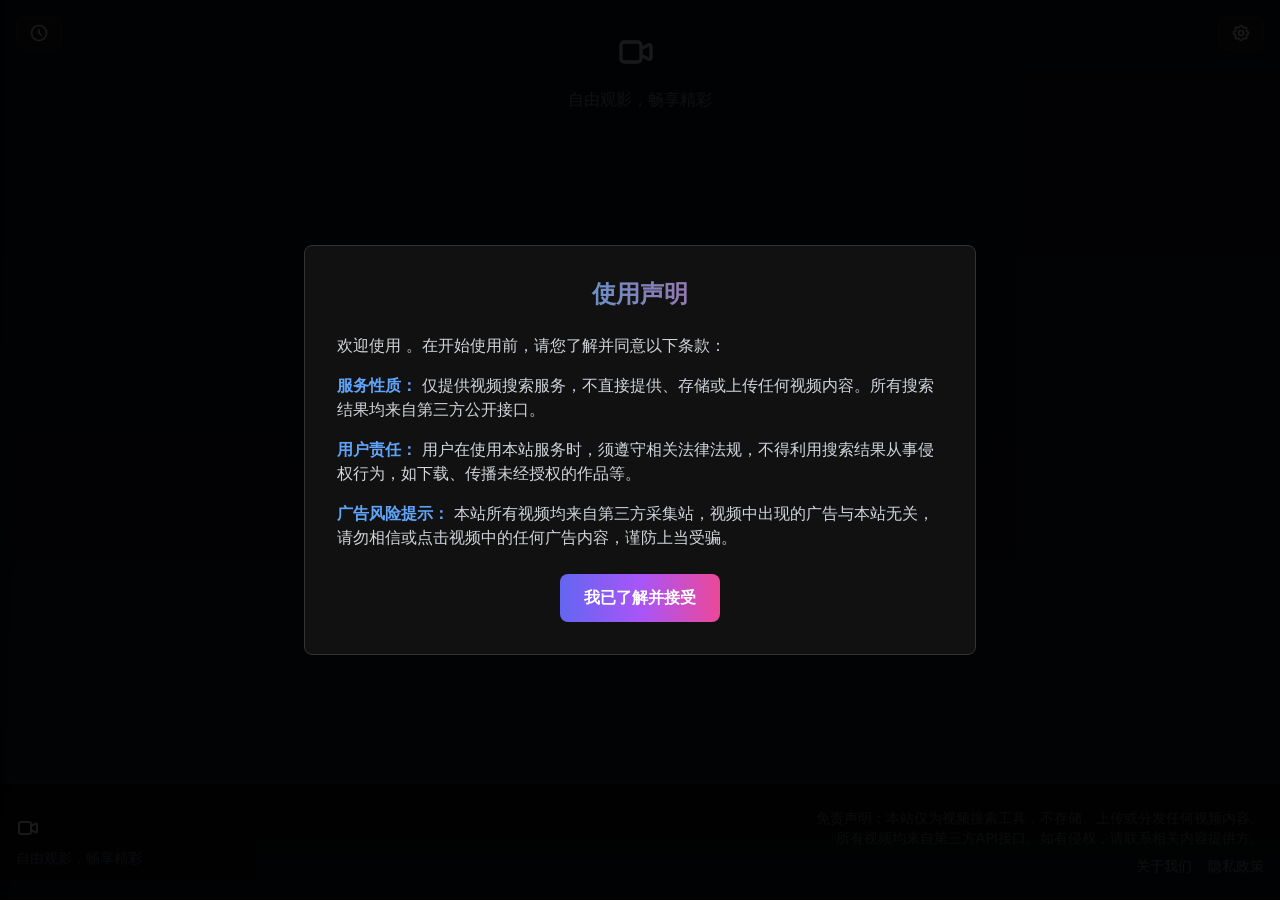
<file: index.html>
<!DOCTYPE html>
<html lang="zh">
<head>
    <meta charset="UTF-8">
    <meta name="viewport" content="width=device-width, initial-scale=1.0">
    <title>免费在线视频搜索与观看平台</title>
    <meta name="description" content="一个免费的在线视频搜索平台，无广告、安全，提供来自多个视频源的内容搜索与观看服务，无需注册即可使用。">
    <meta name="keywords" content="在线视频,免费视频,视频搜索,电影,电视剧,">
    <meta name="author" content=" Team">

    <!-- Favicon -->
    <link rel="icon" href="image/logo.png">
    <link rel="apple-touch-icon" href="image/logo-black.png">
    <link rel="manifest" href="manifest.json">
    
    <script src="libs/tailwindcss.min.js"></script>
    <link rel="stylesheet" href="css/styles.css">
    <link rel="stylesheet" href="css/index.css">
</head>
<body class="page-bg text-white">
    <!-- 将历史记录按钮移到左上角，并缩小尺寸 -->
    <div class="fixed top-4 left-4 z-10">
        <button onclick="toggleHistory(event)" class="bg-[#222] hover:bg-[#333] border border-[#333] hover:border-white rounded-lg px-3 py-1.5 transition-colors" aria-label="观看历史">
            <svg class="w-5 h-5" fill="none" stroke="currentColor" viewBox="0 0 24 24" aria-hidden="true">
                <path stroke-linecap="round" stroke-linejoin="round" stroke-width="2" d="M12 8v4l3 3m6-3a9 9 0 11-18 0 9 9 0 0118 0z"></path>
            </svg>
        </button>
    </div>

    <!-- 设置按钮保留在右上角，并缩小尺寸 -->
    <div class="fixed top-4 right-4 z-10">
        <button onclick="toggleSettings(event)" class="bg-[#222] hover:bg-[#333] border border-[#333] hover:border-white rounded-lg px-3 py-1.5 transition-colors" aria-label="打开设置">
            <svg class="w-5 h-5" fill="none" stroke="currentColor" viewBox="0 0 24 24" aria-hidden="true">
                <path stroke-linecap="round" stroke-linejoin="round" stroke-width="2" d="M10.325 4.317c.426-1.756 2.924-1.756 3.35 0a1.724 1.724 0 002.573 1.066c1.543-.94 3.31.826 2.37 2.37a1.724 1.724 0 001.065 2.572c1.756.426 1.756 2.924 0 3.35a1.724 1.724 0 00-1.066 2.573c.94 1.543-.826 3.31-2.37 2.37a1.724 1.724 0 00-2.572 1.065c-.426 1.756-2.924 1.756-3.35 0a1.724 1.724 0 00-2.573-1.066c-1.543.94-3.31-.826-2.37-2.37a1.724 1.724 0 00-1.065-2.572c-1.756-.426-1.756-2.924 0-3.35a1.724 1.724 0 001.066-2.573c-.94-1.543.826-3.31 2.37-2.37.996.608 2.296.07 2.572-1.065z"></path>
                <path stroke-linecap="round" stroke-linejoin="round" stroke-width="2" d="M15 12a3 3 0 11-6 0 3 3 0 016 0z"></path>
            </svg>
        </button>
    </div>
    
    <!-- 历史记录面板 - 标题居中 -->
    <div id="historyPanel" class="history-panel fixed left-0 top-0 h-full bg-[#111] border-r border-[#333] p-6 z-40 transform -translate-x-full transition-transform duration-300" aria-label="观看历史" aria-hidden="true">
        <div class="flex justify-between items-center mb-6">
                <button onclick="toggleHistory()" class="close-btn">
                    <svg fill="none" stroke="currentColor" viewBox="0 0 24 24" aria-hidden="true">
                        <path stroke-linecap="round" stroke-linejoin="round" stroke-width="2" d="M6 18L18 6M6 6l12 12"></path>
                    </svg>
                </button>
            <h3 class="text-xl font-bold gradient-text mx-auto">观看历史</h3>
            <div class="w-4"></div> <!-- 添加一个占位元素以确保标题居中 -->
        </div>
        <div id="historyList" class="pb-4">
            <!-- 历史记录将在这里动态显示 -->
            <div class="text-center text-gray-500 py-8">暂无观看记录</div>
        </div>
        <div class="mt-4 text-center sticky bottom-0 pb-2 pt-2 bg-[#111]">
            <button onclick="clearViewingHistory()" class="px-4 py-2 w-full bg-gradient-to-r from-indigo-500 via-purple-500 to-pink-500 hover:from-indigo-600 hover:via-purple-600 hover:to-pink-600 text-white rounded-lg text-sm transition-all duration-300 shadow-md hover:shadow-lg">
                清空历史记录
            </button>
        </div>
    </div>

    <!-- 设置面板 -->
    <div id="settingsPanel" class="settings-panel fixed right-0 top-0 h-full w-80 bg-[#111] border-l border-[#333] p-6 z-40 overflow-y-auto" aria-label="设置面板" aria-hidden="true">
        <div class="flex justify-between items-center mb-6">
            <h3 class="text-xl font-bold gradient-text">设置</h3>
            <button onclick="toggleSettings()" class="close-btn">
                <svg fill="none" stroke="currentColor" viewBox="0 0 24 24" aria-hidden="true">
                    <path stroke-linecap="round" stroke-linejoin="round" stroke-width="2" d="M6 18L18 6M6 6l12 12"></path>
                </svg>
            </button>
        </div>
        <div class="space-y-5">
            <!-- 数据源设置区域 -->
            <div class="p-3 bg-[#151515] rounded-lg shadow-inner">
                <label class="block text-sm font-medium text-gray-400 mb-3 border-b border-[#333] pb-1">数据源设置</label>
                
                <!-- 批量操作按钮 -->
                <div class="flex space-x-2 mb-3">
                    <button onclick="selectAllAPIs(true)" class="px-2 py-1 bg-[#333] hover:bg-[#444] text-white text-xs rounded">全选</button>
                    <button onclick="selectAllAPIs(false)" class="px-2 py-1 bg-[#333] hover:bg-[#444] text-white text-xs rounded">全不选</button>
                    <button onclick="selectAllAPIs(true, true)" class="px-2 py-1 bg-[#333] hover:bg-[#444] text-white text-xs rounded">全选普通资源</button>
                </div>
                
                <!-- API选择区域 - 使用滚动区域 -->
                <div class="max-h-40 overflow-y-auto bg-[#191919] p-2 rounded-lg mb-3">
                    <div id="apiCheckboxes">
                        <!-- 这里将动态插入API复选框 -->
                    </div>
                </div>
                
                <!-- API信息显示 -->
                <div class="text-xs text-gray-500 flex justify-between items-center">
                    <span>已选API数量：<span id="selectedApiCount" class="text-white">0</span></span>
                    <span id="siteStatus" class="ml-2"></span>
                </div>
            </div>

            <!-- 自定义API管理区域 -->
            <div class="p-3 bg-[#151515] rounded-lg shadow-inner">
                <div class="flex justify-between items-center mb-2">
                    <label class="block text-sm font-medium text-gray-400 border-b border-[#333] w-full pb-1">自定义API</label>
                    <button onclick="showAddCustomApiForm()" class="bg-[#333] hover:bg-[#444] text-white w-6 h-6 rounded-full text-center leading-none text-lg ml-1">+</button>
                </div>
                <div id="customApisList" class="max-h-32 overflow-y-auto mb-2">
                    <!-- 自定义API将显示在这里 -->
                </div>
                
                <!-- 添加自定义API表单 (默认隐藏) -->
                <div id="addCustomApiForm" class="hidden mt-2 p-2 bg-[#191919] rounded-lg">
                    <input type="text" id="customApiName" placeholder="API名称" class="w-full bg-[#222] border border-[#333] text-white px-2 py-1 rounded mb-2" autocomplete="off">
                    <input type="text" id="customApiUrl" placeholder="https://abc.com" class="w-full bg-[#222] border border-[#333] text-white px-2 py-1 rounded mb-2" autocomplete="off">
                    <!-- 新增 detail 地址输入框 -->
                    <input type="text" id="customApiDetail" placeholder="detail地址（可选）" class="w-full bg-[#222] border border-[#333] text-white px-2 py-1 rounded mb-2" autocomplete="off">
                    <div class="flex space-x-2">
                        <button onclick="addCustomApi()" class="bg-blue-600 hover:bg-blue-700 text-white px-3 py-1 rounded text-xs">添加</button>
                        <button onclick="cancelAddCustomApi()" class="bg-[#444] hover:bg-[#555] text-white px-3 py-1 rounded text-xs">取消</button>
                    </div>
                </div>
            </div>
            
            <!-- 内容过滤设置区域 -->
            <div class="p-3 bg-[#151515] rounded-lg shadow-inner">
                <label class="block text-sm font-medium text-gray-400 mb-3 border-b border-[#333] pb-1">功能开关</label>
                
                <!-- 广告过滤开关 -->
                <div class="flex items-center justify-between mb-3 pb-3 border-b border-[#222]">
                    <div>
                        <label class="text-sm font-medium text-gray-400">分片广告过滤</label>
                        <p class="text-xs text-gray-500 mt-1">关闭可减少旧版浏览器卡顿</p>
                    </div>
                    <div class="relative inline-block w-12 align-middle select-none">
                        <input type="checkbox" id="adFilterToggle" class="opacity-0 absolute w-full h-full cursor-pointer z-10">
                        <div class="toggle-bg bg-[#333] w-12 h-6 rounded-full transition-colors duration-300 ease-in-out"></div>
                        <div class="toggle-dot absolute w-5 h-5 bg-white rounded-full top-0.5 left-0.5 transition-transform duration-300 ease-in-out"></div>
                    </div>
                </div>
                
                <!-- 豆瓣热门开关 -->
                <div class="flex items-center justify-between">
                    <div>
                        <label class="text-sm font-medium text-gray-400">豆瓣热门推荐</label>
                        <p class="text-xs text-gray-500 mt-1">首页显示豆瓣热门影视内容</p>
                    </div>
                    <div class="relative inline-block w-12 align-middle select-none">
                        <input type="checkbox" id="doubanToggle" class="opacity-0 absolute w-full h-full cursor-pointer z-10">
                        <div class="toggle-bg bg-[#333] w-12 h-6 rounded-full transition-colors duration-300 ease-in-out"></div>
                        <div class="toggle-dot absolute w-5 h-5 bg-white rounded-full top-0.5 left-0.5 transition-transform duration-300 ease-in-out"></div>
                    </div>
                </div>
            </div>

            <!-- 一般功能区域 -->
            <div class="p-3 bg-[#151515] rounded-lg shadow-inner">
                <label class="block text-sm font-medium text-gray-400 mb-3 border-b border-[#333] pb-1">一般功能</label>
                <button onclick="importConfig()" class="px-4 py-2 w-full bg-gradient-to-r from-indigo-500 via-purple-500 to-pink-500 hover:from-indigo-600 hover:via-purple-600 hover:to-pink-600 text-white rounded-lg text-sm transition-all duration-300 shadow-md hover:shadow-lg mb-2">导入配置</button>
                <button onclick="exportConfig()" class="px-4 py-2 mb-2 w-full bg-gradient-to-r from-indigo-500 via-purple-500 to-pink-500 hover:from-indigo-600 hover:via-purple-600 hover:to-pink-600 text-white rounded-lg text-sm transition-all duration-300 shadow-md hover:shadow-lg">导出配置</button>
                <button onclick="clearLocalStorage()" class="px-4 py-2 w-full bg-gradient-to-r from-indigo-500 via-purple-500 to-pink-500 hover:from-indigo-600 hover:via-purple-600 hover:to-pink-600 text-white rounded-lg text-sm transition-all duration-300 shadow-md hover:shadow-lg">清除Cookie</button>
            </div>
        </div>
    </div>

    <div class="container mx-auto px-4 py-8 flex flex-col h-screen">
        <div class="flex-1 flex flex-col">
            <!-- 网站标志和口号 -->
            <header class="text-center mb-2">
                <div class="flex justify-center items-center mb-4">
                    <a href="#" onclick="resetToHome(); return false;" class="flex items-center">
                        <svg class="w-10 h-10 mr-2" fill="none" stroke="currentColor" viewBox="0 0 24 24">
                            <path stroke-linecap="round" stroke-linejoin="round" stroke-width="2" d="M15 10l4.553-2.276A1 1 0 0121 8.618v6.764a1 1 0 01-1.447.894L15 14M5 18h8a2 2 0 002-2V8a2 2 0 00-2-2H5a2 2 0 00-2 2v8a2 2 0 002 2z"></path>
                        </svg>
                        <h1 class="text-5xl font-bold gradient-text"></h1>
                    </a>
                </div>
                <p class="text-gray-400 mb-8">自由观影，畅享精彩</p>
            </header>
            

            <div id="searchArea" class="flex-1 flex flex-col items-center justify-center">
                <div class="w-full max-w-2xl">
                    <div class="flex items-stretch mb-3 h-14 shadow-lg rounded-lg overflow-hidden">
                        <!-- 首页按钮 -->
                        <button onclick="resetToHome()" 
                                class="w-20 sm:w-24 flex items-center justify-center bg-white text-black font-medium hover:bg-gray-200 transition-colors" 
                                aria-label="返回首页" title="返回首页">
                            首页
                        </button>
                        <!-- 搜索输入 -->
                        <input type="text" 
                               id="searchInput" 
                               class="flex-1 bg-[#111] border-y border-[#333] text-white px-6 py-0 focus:outline-none transition-colors min-w-0" 
                               placeholder="搜索你喜欢的视频..." 
                               autocomplete="off"
                               aria-label="视频搜索框"
                               oninput="toggleClearButton()">
                        <!-- 清空按钮 -->
                        <button id="clearSearchInput" 
                                class="flex pr-2 bg-[#111] border-y border-[#333] items-center justify-center text-gray-400 hover:text-white hidden"
                                onclick="clearSearchInput()"
                                aria-label="清空搜索框"
                                title="清空搜索框">
                            <svg class="w-6 h-6" fill="none" stroke="currentColor" viewBox="0 0 24 24">
                                <path stroke-linecap="round" stroke-linejoin="round" stroke-width="2" d="M6 18L18 6M6 6l12 12"></path>
                            </svg>
                        </button>
                        <!-- 搜索按钮 -->
                        <button onclick="search()" 
                                class="w-20 sm:w-24 flex items-center justify-center bg-white text-black font-medium hover:bg-gray-200 transition-colors" 
                                aria-label="搜索按钮">
                            搜索
                        </button>
                    </div>
                    
                    <!-- 添加最近搜索记录部分 -->
                    <div id="recentSearches" class="mt-4 flex flex-wrap gap-2" aria-label="最近搜索记录">
                        <!-- 这里会动态插入最近的搜索记录 -->
                    </div>
                </div>
            </div>
            
            <!-- 豆瓣热门推荐区域: 默认隐藏，现在位于搜索区域下方，调整宽度 -->
            <div id="doubanArea" class="w-full my-8 hidden">
                <div class="mx-auto max-w-screen-xl px-2">
                    <!-- 改进标题和标签区域布局 -->
                    <div class="mb-4">
                        <!-- 标题和刷新按钮一行 -->
                        <div class="flex items-center justify-between mb-4">
                            <div class="flex items-center">
                                <h2 class="text-xl font-bold text-white mr-4">豆瓣热门</h2>
                                <!-- 添加电影/电视剧切换开关 -->
                                <div class="flex items-center bg-[#222] rounded-full p-1">
                                    <button id="douban-movie-toggle" class="px-3 py-1 text-sm rounded-full bg-pink-600 text-white">电影</button>
                                    <button id="douban-tv-toggle" class="px-3 py-1 text-sm rounded-full text-gray-300 hover:text-white">电视剧</button>
                                </div>
                            </div>
                            <button id="douban-refresh" class="text-sm px-3 py-1 bg-pink-600 hover:bg-pink-700 text-white rounded-lg flex items-center gap-1">
                                <span>换一批</span>
                                <svg xmlns="http://www.w3.org/2000/svg" class="h-4 w-4" fill="none" viewBox="0 0 24 24" stroke="currentColor">
                                    <path stroke-linecap="round" stroke-linejoin="round" stroke-width="2" d="M4 4v5h.582m15.356 2A8.001 8.001 0 004.582 9m0 0H9m11 11v-5h-.581m0 0a8.003 8.003 0 01-15.357-2m15.357 2H15" />
                                </svg>
                            </button>
                        </div>
                        <!-- 分类标签独立成行，添加滚动支持以适应移动设备 -->
                        <div class="overflow-x-auto pb-2">
                            <div id="douban-tags" class="flex space-x-2 min-w-max"></div>
                        </div>
                    </div>
                    
                    <!-- 推荐内容 -->
                    <div id="douban-results" class="grid grid-cols-2 sm:grid-cols-3 md:grid-cols-4 lg:grid-cols-6 xl:grid-cols-8 gap-3"></div>
                </div>
            </div>
            
            <!-- 搜索结果：初始隐藏 -->
            <div id="resultsArea" class="w-full hidden">
                <div class="mx-auto max-w-7xl px-2"> <!-- 添加最大宽度限制并居中 -->
                    <div class="flex justify-end items-center mb-4">
                        <div class="text-sm text-gray-400">
                            <span id="searchResultsCount">0</span> 个结果
                        </div>
                    </div>
                    <!-- 修改网格布局以适应大一些的横向卡片 -->
                    <div id="results" class="grid grid-cols-1 sm:grid-cols-2 md:grid-cols-3 lg:grid-cols-4 gap-4">
                        <!-- 结果将在这里动态生成 -->
                    </div>
                </div>
            </div>
        </div>
    </div>

    <!-- 页脚区域 -->
    <footer class="footer mt-8 py-6 border-t border-[#333] bg-[#0a0a0a]">
        <div class="container mx-auto px-4">
            <div class="flex flex-col md:flex-row justify-between items-center">
                <div class="mb-4 md:mb-0">
                    <div class="flex items-center justify-center md:justify-start">
                        <svg class="w-6 h-6 mr-2" fill="none" stroke="currentColor" viewBox="0 0 24 24">
                            <path stroke-linecap="round" stroke-linejoin="round" stroke-width="2" d="M15 10l4.553-2.276A1 1 0 0121 8.618v6.764a1 1 0 01-1.447.894L15 14M5 18h8a2 2 0 002-2V8a2 2 0 00-2-2H5a2 2 0 00-2 2v8a2 2 0 002 2z"></path>
                        </svg>
                        <span class="gradient-text font-bold"></span>
                    </div>
                    <p class="text-gray-500 text-sm mt-2 text-center md:text-left"> 自由观影，畅享精彩</p>
                </div>
                
                <div class="text-center md:text-right">
                    <p class="text-gray-500 text-sm max-w-md">
                        免责声明：本站仅为视频搜索工具，不存储、上传或分发任何视频内容。
                        所有视频均来自第三方API接口。如有侵权，请联系相关内容提供方。
                    </p>
                    <div class="mt-2 flex justify-center md:justify-end space-x-4">
                        <a href="about.html" class="text-gray-400 hover:text-white text-sm transition-colors">关于我们</a>
                        <a href="about.html" class="text-gray-400 hover:text-white text-sm transition-colors">隐私政策</a>
                    </div>
                </div>
            </div>
        </div>
    </footer>

    <!-- 详情模态框 -->
    <div id="modal" class="fixed inset-0 bg-black/95 hidden flex items-center justify-center transition-opacity duration-300 z-40">
        <div class="bg-[#111] p-8 rounded-lg w-11/12 max-w-4xl border border-[#333] max-h-[90vh] flex flex-col">
            <div class="flex justify-between items-center mb-6 flex-none">
                <h2 id="modalTitle" class="text-2xl font-bold gradient-text break-words pr-4 max-w-[80%]"></h2>
                <button onclick="closeModal()" class="text-gray-400 hover:text-white text-2xl transition-colors flex-shrink-0">&times;</button>
            </div>
            <div id="modalContent" class="overflow-auto flex-1 min-h-0">
                <div class="grid grid-cols-2 sm:grid-cols-4 md:grid-cols-6 lg:grid-cols-8 gap-2">
                </div>
            </div>
        </div>
    </div>


    <!-- 版权声明弹窗 -->
    <div id="disclaimerModal" class="fixed inset-0 bg-black/90 hidden items-center justify-center z-[60]">
        <div class="bg-[#111] p-8 rounded-lg border border-[#333] w-11/12 max-w-2xl max-h-[90vh] overflow-y-auto">
            <h2 class="text-2xl font-bold gradient-text mb-6 text-center">使用声明</h2>
            <div class="text-gray-300 space-y-4">
                <p>
                    欢迎使用 。在开始使用前，请您了解并同意以下条款：
                </p>
                <p>
                    <strong class="text-blue-400">服务性质：</strong>  仅提供视频搜索服务，不直接提供、存储或上传任何视频内容。所有搜索结果均来自第三方公开接口。
                </p>
                <p>
                    <strong class="text-blue-400">用户责任：</strong> 用户在使用本站服务时，须遵守相关法律法规，不得利用搜索结果从事侵权行为，如下载、传播未经授权的作品等。
                </p>
                <p>
                    <strong class="text-blue-400">广告风险提示：</strong> 本站所有视频均来自第三方采集站，视频中出现的广告与本站无关，请勿相信或点击视频中的任何广告内容，谨防上当受骗。
                </p>
            </div>
            <div class="mt-6 flex justify-center">
                <button id="acceptDisclaimerBtn" class="px-6 py-3 bg-gradient-to-r from-indigo-500 via-purple-500 to-pink-500 text-white font-semibold rounded-lg hover:shadow-lg transition-all duration-300">
                    我已了解并接受
                </button>
            </div>
        </div>
    </div>

    <!-- 错误提示框 -->
    <div id="toast" class="fixed top-4 left-1/2 -translate-x-1/2 bg-red-500 text-white px-6 py-3 rounded-lg shadow-lg transform transition-all duration-300 opacity-0 -translate-y-full z-50">
        <p id="toastMessage"></p>
    </div>

    <!-- 添加 loading 提示框 -->
    <div id="loading" class="fixed inset-0 bg-black/80 hidden items-center justify-center z-50">
        <div class="bg-[#111] p-8 rounded-lg border border-[#333] flex items-center space-x-4">
            <div class="w-8 h-8 border-4 border-white border-t-transparent rounded-full animate-spin"></div>
            <p class="text-white text-lg">加载中...</p>
        </div>
    </div>

    <!-- 引入纯 JS sha256（HTTP 下依然可用） -->
    <script src="libs/sha256.min.js"></script>
    <script src="js/config.js"></script>
    <script src="js/proxy-auth.js"></script>
    <script src="js/customer_site.js"></script>
    <script src="js/ui.js"></script>
    <script src="js/api.js"></script>
    <script src="js/douban.js"></script>
    <script src="js/search.js"></script>
    <script src="js/app.js"></script>

    <!-- PWA 注册 -->
    <script src="js/pwa-register.js"></script>

    <!-- 环境变量注入脚本 -->


    <!-- 添加弹窗和URL搜索参数处理脚本 -->
    <script src="js/index-page.js"></script>
</body>
</html>
</file>
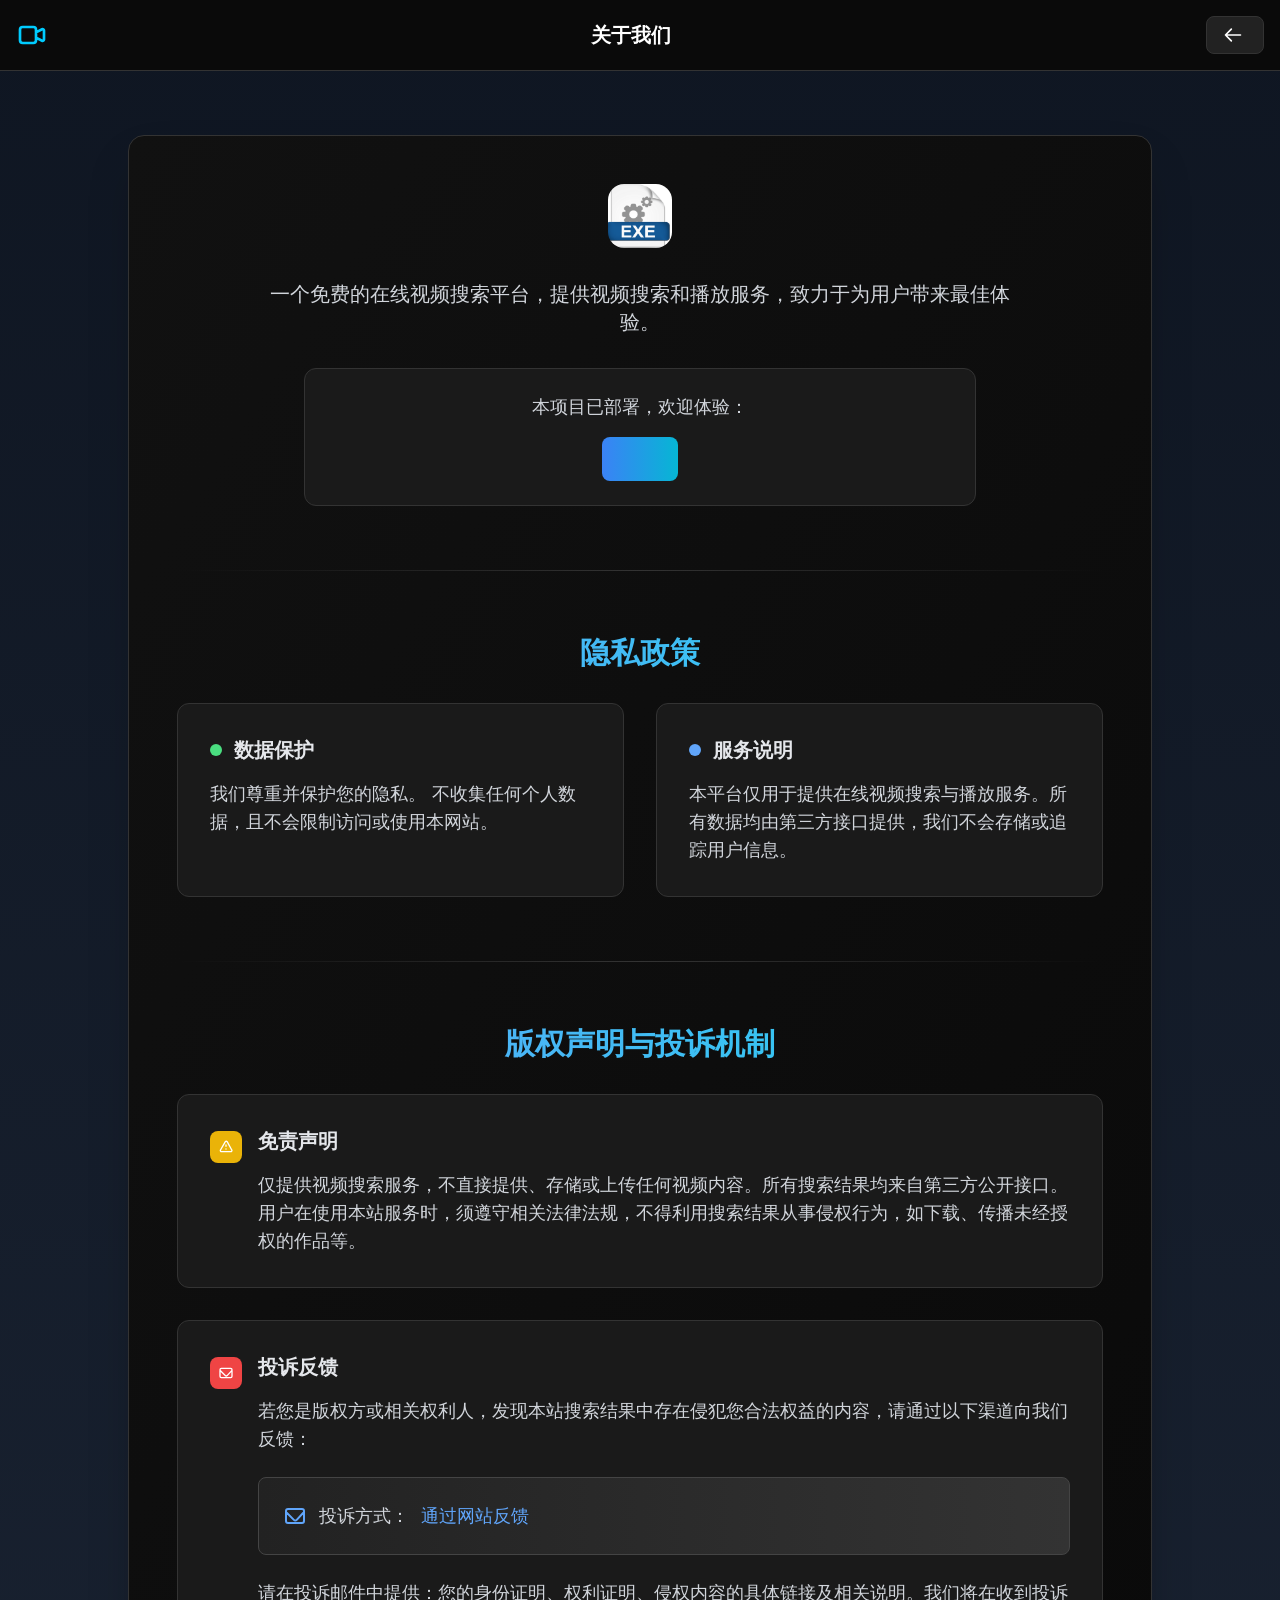
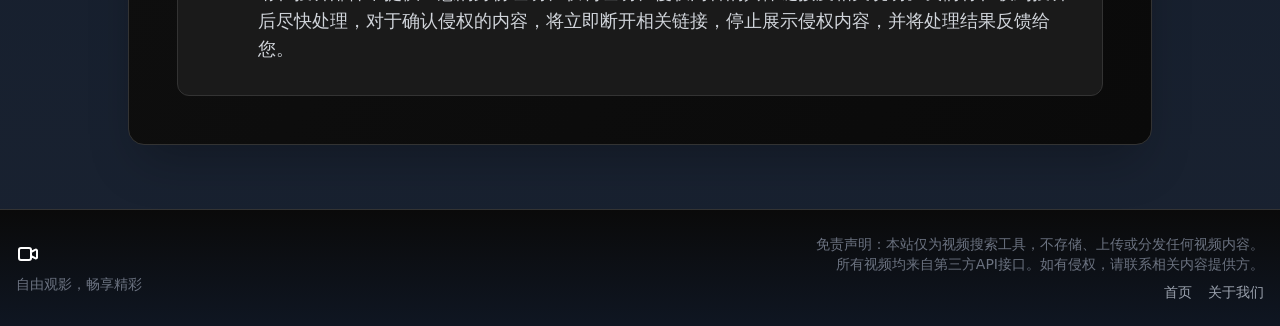
<file: about.html>
<!DOCTYPE html>
<html lang="zh">
<head>
	<meta charset="UTF-8">
	<meta name="viewport" content="width=device-width, initial-scale=1.0">
	<title>关于我们</title>
	<script src="libs/tailwindcss.min.js"></script>
	<link rel="stylesheet" href="css/styles.css">
	<link rel="manifest" href="manifest.json">
	
	<!-- Favicon -->
    <link rel="icon" href="image/logo.png">
    <link rel="apple-touch-icon" href="image/logo-black.png">
</head>
<body class="page-bg text-white flex flex-col min-h-screen">
	<header class="border-b border-[#333] bg-[#0a0a0a] p-4">
        <div class="container mx-auto flex items-center">
            <div class="flex items-center">
                <a href="/" class="flex items-center">
                    <svg class="w-8 h-8 mr-2 text-[#00ccff]" fill="none" stroke="currentColor" viewBox="0 0 24 24">
                        <path stroke-linecap="round" stroke-linejoin="round" stroke-width="2" d="M15 10l4.553-2.276A1 1 0 0121 8.618v6.764a1 1 0 01-1.447.894L15 14M5 18h8a2 2 0 002-2V8a2 2 0 00-2-2H5a2 2 0 00-2 2v8a2 2 0 002 2z"></path>
                    </svg>
                    <h1 class="text-xl font-bold gradient-text"></h1>
                </a>
            </div>
            <div class="flex-1 text-center">
                <h2 class="text-xl font-semibold">关于我们</h2>
            </div>
            <div class="flex items-center">
                <a href="/" class="px-4 py-2 bg-[#222] hover:bg-[#333] border border-[#333] rounded-lg transition-colors flex items-center">
                    <svg class="w-5 h-5 mr-1" viewBox="0 0 24 24" fill="#ffffff" xmlns="http://www.w3.org/2000/svg">
                        <path d="M10 19l-7-7m0 0l7-7m-7 7h18" stroke="currentColor" stroke-width="2" stroke-linecap="round" stroke-linejoin="round"/>
                    </svg>
                </a>
            </div>
        </div>
    </header>	<main class="flex-grow container mx-auto px-4 sm:px-6 py-8 sm:py-16">
		<div class="max-w-5xl mx-auto">
			<!-- 主要内容区域 -->
			<div class="bg-gradient-to-br from-[#111] to-[#0a0a0a] border border-[#333] rounded-xl sm:rounded-2xl p-4 sm:p-8 lg:p-12 shadow-2xl">
				<!-- 项目介绍 -->				
				 <div class="text-center mb-8 sm:mb-16">
					<div class="inline-flex items-center justify-center w-12 h-12 sm:w-16 sm:h-16 rounded-xl sm:rounded-2xl mb-6 sm:mb-8">
						<img src="image/logo-black.png" alt=" Logo" class="w-12 h-12 sm:w-16 sm:h-16 rounded-xl sm:rounded-2xl">
					</div>
					
					<p class="text-gray-300 text-lg sm:text-xl mb-6 sm:mb-8 leading-relaxed max-w-3xl mx-auto px-2">
						 一个免费的在线视频搜索平台，提供视频搜索和播放服务，致力于为用户带来最佳体验。
					</p>
					<div class="bg-[#1a1a1a] border border-[#333] rounded-lg sm:rounded-xl p-4 sm:p-6 max-w-2xl mx-auto">
						<p class="text-gray-300 text-base sm:text-lg mb-4 px-1">
							本项目已部署，欢迎体验：
						</p>
						<a href="http://111.115.201.216:1747/" class="inline-flex items-center px-4 sm:px-6 py-2 sm:py-3 bg-gradient-to-r from-blue-500 to-cyan-500 hover:from-blue-600 hover:to-cyan-600 text-white text-sm sm:text-base font-medium rounded-lg transition-all duration-300 transform hover:scale-105" target="_blank" rel="noopener">
							<svg class="w-4 h-4 sm:w-5 sm:h-5 mr-2" fill="currentColor" viewBox="0 0 24 24">
								<path d=""/>
							</svg>
						</a>
					</div>
				</div>				<!-- 分割线 -->
				<div class="w-full h-px bg-gradient-to-r from-transparent via-[#333] to-transparent mb-8 sm:mb-16"></div>

				<!-- 隐私政策 -->
				<div class="mb-8 sm:mb-16">
					<h2 class="text-2xl sm:text-3xl font-bold mb-6 sm:mb-8 text-center bg-gradient-to-r from-blue-400 to-cyan-400 bg-clip-text text-transparent">隐私政策</h2>
					<div class="grid grid-cols-1 md:grid-cols-2 gap-4 sm:gap-8">
						<div class="bg-[#1a1a1a] border border-[#333] rounded-xl p-4 sm:p-8">
							<div class="flex items-center mb-3 sm:mb-4">
								<div class="w-3 h-3 bg-green-400 rounded-full mr-3"></div>
								<h3 class="text-lg sm:text-xl font-semibold text-gray-200">数据保护</h3>
							</div>
							<p class="text-gray-300 text-base sm:text-lg leading-relaxed">
								我们尊重并保护您的隐私。 不收集任何个人数据，且不会限制访问或使用本网站。
							</p>
						</div>
						<div class="bg-[#1a1a1a] border border-[#333] rounded-xl p-4 sm:p-8">
							<div class="flex items-center mb-3 sm:mb-4">
								<div class="w-3 h-3 bg-blue-400 rounded-full mr-3"></div>
								<h3 class="text-lg sm:text-xl font-semibold text-gray-200">服务说明</h3>
							</div>
							<p class="text-gray-300 text-base sm:text-lg leading-relaxed">
								本平台仅用于提供在线视频搜索与播放服务。所有数据均由第三方接口提供，我们不会存储或追踪用户信息。
							</p>
						</div>
					</div>
				</div>

				<!-- 分割线 -->
				<div class="w-full h-px bg-gradient-to-r from-transparent via-[#333] to-transparent mb-8 sm:mb-16"></div>				<!-- 版权声明与投诉机制 -->
				<div>
					<h2 class="text-2xl sm:text-3xl font-bold mb-6 sm:mb-8 text-center bg-gradient-to-r from-blue-400 to-cyan-400 bg-clip-text text-transparent">版权声明与投诉机制</h2>
					<div class="space-y-6 sm:space-y-8">
						<div class="bg-[#1a1a1a] border border-[#333] rounded-xl p-4 sm:p-8">
							<div class="flex items-start">
								<div class="flex-shrink-0 w-8 h-8 bg-yellow-500 rounded-lg flex items-center justify-center mr-3 sm:mr-4 mt-1">
									<svg class="w-4 h-4 text-white" fill="none" stroke="currentColor" viewBox="0 0 24 24">
										<path stroke-linecap="round" stroke-linejoin="round" stroke-width="2" d="M12 9v2m0 4h.01m-6.938 4h13.856c1.54 0 2.502-1.667 1.732-2.5L13.732 4c-.77-.833-1.964-.833-2.732 0L3.732 16.5c-.77.833.192 2.5 1.732 2.5z"></path>
									</svg>
								</div>
								<div>
									<h3 class="text-lg sm:text-xl font-semibold text-gray-200 mb-3 sm:mb-4">免责声明</h3>
									<p class="text-gray-300 text-base sm:text-lg leading-relaxed">
										 仅提供视频搜索服务，不直接提供、存储或上传任何视频内容。所有搜索结果均来自第三方公开接口。用户在使用本站服务时，须遵守相关法律法规，不得利用搜索结果从事侵权行为，如下载、传播未经授权的作品等。
									</p>
								</div>
							</div>
						</div>
						
						<div class="bg-[#1a1a1a] border border-[#333] rounded-xl p-4 sm:p-8">
							<div class="flex items-start">
								<div class="flex-shrink-0 w-8 h-8 bg-red-500 rounded-lg flex items-center justify-center mr-3 sm:mr-4 mt-1">
									<svg class="w-4 h-4 text-white" fill="none" stroke="currentColor" viewBox="0 0 24 24">
										<path stroke-linecap="round" stroke-linejoin="round" stroke-width="2" d="M3 8l7.89 7.89a2 2 0 002.83 0L21 8M5 19h14a2 2 0 002-2V7a2 2 0 00-2-2H5a2 2 0 00-2 2v10a2 2 0 002 2z"></path>
									</svg>
								</div>
								<div class="flex-1">
									<h3 class="text-lg sm:text-xl font-semibold text-gray-200 mb-3 sm:mb-4">投诉反馈</h3>
									<p class="text-gray-300 text-base sm:text-lg mb-4 sm:mb-6 leading-relaxed">
										若您是版权方或相关权利人，发现本站搜索结果中存在侵犯您合法权益的内容，请通过以下渠道向我们反馈：
									</p>
									<div class="bg-gradient-to-r from-[#222] to-[#333] border border-[#444] rounded-lg p-4 sm:p-6 mb-4 sm:mb-6">
										<div class="flex items-center flex-wrap">
											<svg class="w-5 h-5 sm:w-6 sm:h-6 text-blue-400 mr-2 sm:mr-3 flex-shrink-0" fill="none" stroke="currentColor" viewBox="0 0 24 24">
												<path stroke-linecap="round" stroke-linejoin="round" stroke-width="2" d="M3 8l7.89 7.89a2 2 0 002.83 0L21 8M5 19h14a2 2 0 002-2V7a2 2 0 00-2-2H5a2 2 0 00-2 2v10a2 2 0 002 2z"></path>
											</svg>
											<span class="text-gray-300 text-base sm:text-lg font-medium mr-2 sm:mr-3">投诉方式：</span>
											<a href="" class="text-blue-400 hover:text-blue-300 transition-colors text-base sm:text-lg font-medium break-all" target="_blank" rel="noopener">通过网站反馈</a>
										</div>
									</div>
									<p class="text-gray-300 text-base sm:text-lg leading-relaxed">
										请在投诉邮件中提供：您的身份证明、权利证明、侵权内容的具体链接及相关说明。我们将在收到投诉后尽快处理，对于确认侵权的内容，将立即断开相关链接，停止展示侵权内容，并将处理结果反馈给您。
									</p>
								</div>
							</div>
						</div>
					</div>
				</div>
			</div>
		</div>
	</main>
	<footer class="footer py-6 border-t border-[#333] bg-[#0a0a0a]">
        <div class="container mx-auto px-4">
            <div class="flex flex-col md:flex-row justify-between items-center">
                <div class="mb-4 md:mb-0">
                    <div class="flex items-center justify-center md:justify-start">
                        <svg class="w-6 h-6 mr-2" fill="none" stroke="currentColor" viewBox="0 0 24 24">
                            <path stroke-linecap="round" stroke-linejoin="round" stroke-width="2" d="M15 10l4.553-2.276A1 1 0 0121 8.618v6.764a1 1 0 01-1.447.894L15 14M5 18h8a2 2 0 002-2V8a2 2 0 00-2-2H5a2 2 0 00-2 2v8a2 2 0 002 2z"></path>
                        </svg>
                        <span class="gradient-text font-bold"></span>
                    </div>
                    <p class="text-gray-500 text-sm mt-2 text-center md:text-left">自由观影，畅享精彩</p>
                </div>
                
                <div class="text-center md:text-right">
                    <p class="text-gray-500 text-sm max-w-md">
                        免责声明：本站仅为视频搜索工具，不存储、上传或分发任何视频内容。
                        所有视频均来自第三方API接口。如有侵权，请联系相关内容提供方。
                    </p>
                    <div class="mt-2 flex justify-center md:justify-end space-x-4">
                        <a href="/" class="text-gray-400 hover:text-white text-sm transition-colors">首页</a>
                        <a href="about.html" class="text-gray-400 hover:text-white text-sm transition-colors">关于我们</a>
                    </div>
                </div>
            </div>
        </div>
    </footer>
</body>
</html>
</file>
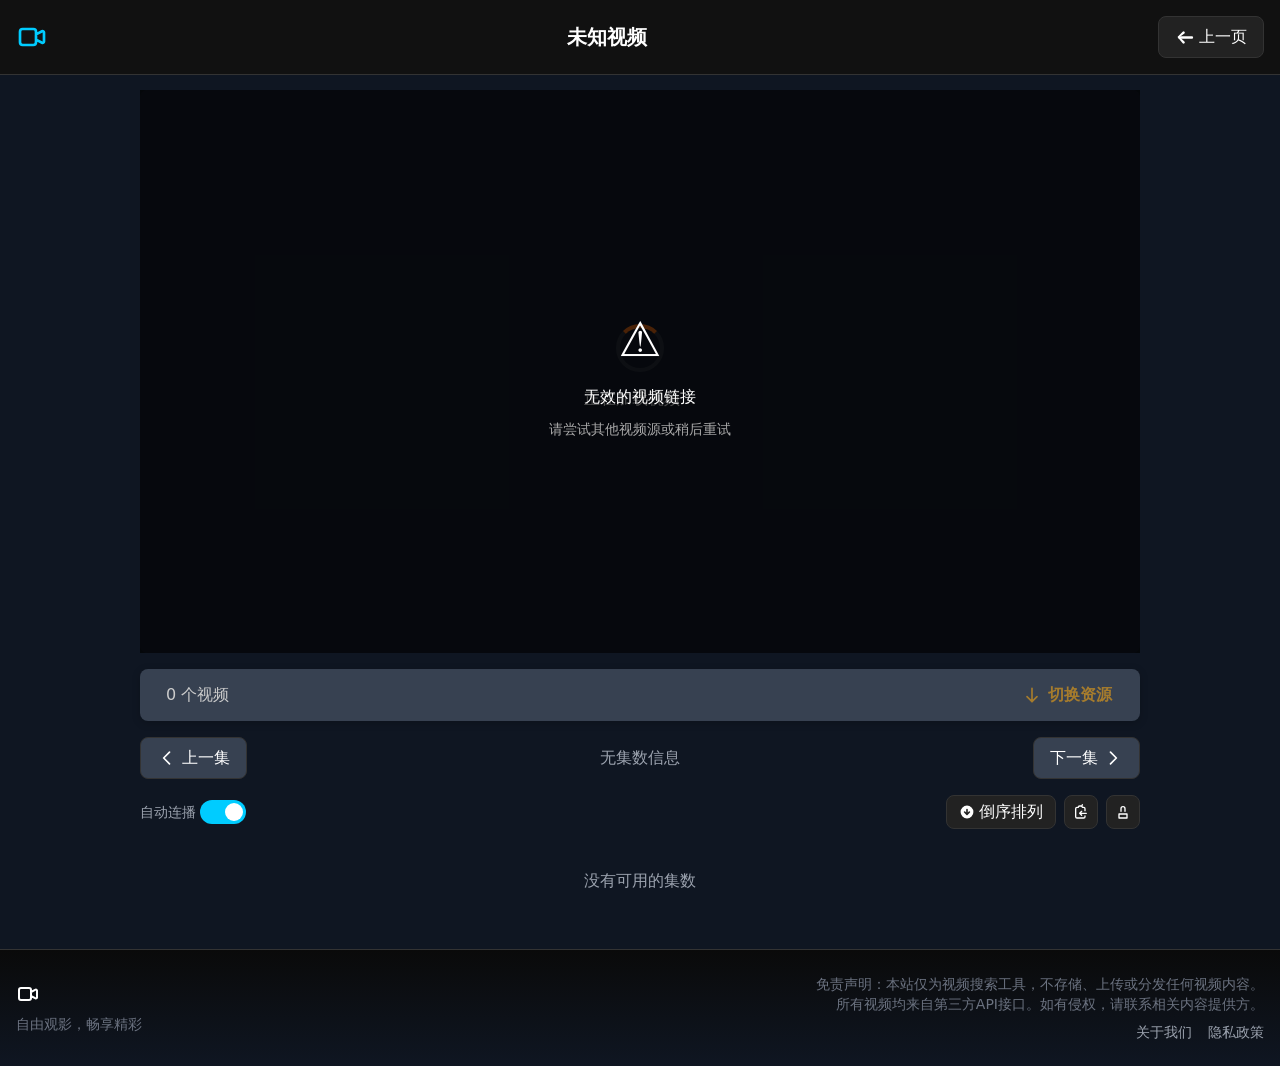
<file: player.html>
<!DOCTYPE html>
<html lang="zh">
<head>
    <meta charset="UTF-8">
    <meta name="viewport" content="width=device-width, initial-scale=1.0">
    <meta name="referrer" content="same-origin">
    <title> 播放器</title>

    <!-- Favicon -->
    <link rel="icon" href="image/logo.png">
    <link rel="apple-touch-icon" href="image/logo-black.png">
    <link rel="manifest" href="manifest.json">

    <script src="libs/tailwindcss.min.js"></script>
    <link rel="stylesheet" href="css/styles.css">
    <link rel="stylesheet" href="css/player.css">
    
    <meta http-equiv="Cache-Control" content="no-store, must-revalidate">
    <meta http-equiv="Pragma" content="no-cache">
    <meta http-equiv="Expires" content="0">
</head>
<body>
    <header class="player-header-fixed p-4 flex items-center border-b border-[#333] gap-2">
        <div class="flex items-center min-w-0">
            <button id="homeButton" type="button" class="flex items-center min-w-0 cursor-pointer home-button">
                <svg class="w-8 h-8 mr-2 text-[#00ccff] logo-icon" fill="none" stroke="currentColor" viewBox="0 0 24 24">
                    <path stroke-linecap="round" stroke-linejoin="round" stroke-width="2" d="M15 10l4.553-2.276A1 1 0 0121 8.618v6.764a1 1 0 01-1.447.894L15 14M5 18h8a2 2 0 002-2V8a2 2 0 00-2-2H5a2 2 0 00-2 2v8a2 2 0 002 2z"></path>
                </svg>
                <h1 class="text-xl font-bold gradient-text logo-text"></h1>
            </button>
        </div>
        <h2 id="videoTitle" class="text-xl font-semibold flex-1 text-center overflow-x-auto whitespace-nowrap truncate custom-title-scroll"></h2>
        <a href="#" id="goBack" onclick="goBack(event)" class="px-4 py-2 bg-[#222] hover:bg-[#333] border border-[#333] rounded-lg transition-colors flex items-center min-w-0 home-btn">
            <svg class="w-5 h-5 mr-1" viewBox="0 0 24 24" fill="#ffffff" xmlns="http://www.w3.org/2000/svg">
                <path d="M5.25 11h15a1.5 1.5 0 1 1 0 3H5.25a1.5 1.5 0 0 1 0-3z"/>
                <path d="M5.55 12 11.3 17.3a1.5 1.5 0 1 1-2.12 2.12L3 12l6.18-6.18a1.5 1.5 0 1 1 2.12 2.12L5.55 12z"/>
            </svg>
            <span class="home-btn-text">上一页</span>
        </a>
    </header>


    <main class="container mx-auto px-4 py-4">        <!-- 视频播放区 -->
        <div id="playerContainer" class="player-container mb-4">
            <div class="relative">
                <div id="player" class="player-placeholder">
                    <!-- Initial loading state before JavaScript loads -->
                    <div class="player-loading-overlay">
                        <div class="player-loading-spinner"></div>
                        <div class="player-loading-text" id="loading-title">正在加载视频...</div>
                    </div>
                </div>
                <div class="loading-container" id="player-loading" style="display: none;">
                    <div class="loading-spinner"></div>
                    <div>正在加载视频...</div>
                </div>
                <div class="error-container" id="error">
                    <div class="error-icon">⚠️</div>
                    <div id="error-message">视频加载失败</div>
                    <div class="error-message-sub">请尝试其他视频源或稍后重试</div>
                </div>
            </div>
        </div>

        <!-- 源信息 -->
        <div class="player-container flex justify-between py-2 px-4 mb-2 bg-gray-700" id="resourceInfoBarContainer">
            <!-- 资源信息卡片、切换按钮、视频数将由JS动态渲染 -->
        </div>

        <!-- 集数导航 -->
        <div class="player-container">
            <div class="flex justify-between items-center my-4">
                <button onclick="playPreviousEpisode()" id="prevButton" class="px-4 py-2 bg-[#222] hover:bg-[#333] border border-[#333] rounded-lg transition-colors">
                    <svg class="w-5 h-5 inline-block" fill="none" stroke="currentColor" viewBox="0 0 24 24">
                        <path stroke-linecap="round" stroke-linejoin="round" stroke-width="2" d="M15 19l-7-7 7-7"></path>
                    </svg>
                    上一集
                </button>
                <span class="text-gray-400" id="episodeInfo">加载中...</span>
                <button onclick="playNextEpisode()" id="nextButton" class="px-4 py-2 bg-[#222] hover:bg-[#333] border border-[#333] rounded-lg transition-colors">
                    下一集
                    <svg class="w-5 h-5 inline-block" fill="none" stroke="currentColor" viewBox="0 0 24 24">
                        <path stroke-linecap="round" stroke-linejoin="round" stroke-width="2" d="M9 5l7 7-7 7"></path>
                    </svg>
                </button>
            </div>
        </div>

        <!-- 添加自动播放开关和排序按钮 -->
        <div class="player-container mb-2">
            <div class="flex flex-wrap justify-end items-center gap-2">
                <!-- 自动连播开关 - 分组到左边 -->
                <div class="flex items-center gap-1 flex-shrink-0 mr-auto">
                    <span class="text-gray-400 text-sm whitespace-nowrap">自动连播</span>
                    <label class="switch">
                        <input type="checkbox" id="autoplayToggle">
                        <span class="slider"></span>
                    </label>
                </div>
                
                <!-- 把各种功能按钮放在右侧 - 在小屏幕上各自占一行 -->
                <div class="flex flex-wrap justify-end gap-2">
                    <!-- 倒序排列按钮 -->
                    <button onclick="toggleEpisodeOrder()" class="px-3 py-1 bg-[#222] hover:bg-[#333] border border-[#333] rounded-lg transition-colors flex items-center space-x-1 flex-shrink-0">
                        <svg xmlns="http://www.w3.org/2000/svg" class="h-4 w-4" id="orderIcon" viewBox="0 0 20 20" fill="currentColor">
                            <path fill-rule="evenodd" d="M10 18a8 8 0 100-16 8 8 0 000 16zm1-11a1 1 0 10-2 0v3.586L7.707 9.293a1 1 0 00-1.414 1.414l3 3a1 1 0 001.414 0l3-3a1 1 0 00-1.414-1.414L11 10.586V7z" clip-rule="evenodd" />
                        </svg>
                        <span id="orderText">倒序排列</span>
                    </button>
                    
                    <!-- 复制链接按钮 -->
                    <button title="复制播放链接" onclick="copyLinks()" class="px-2 py-1 bg-[#222] hover:bg-[#333] border border-[#333] text-white rounded-lg transition">
                        <svg xmlns="http://www.w3.org/2000/svg" class="h-4 w-4" fill="none" viewBox="0 0 24 24" stroke="currentColor">
                            <path stroke-linecap="round" stroke-linejoin="round" stroke-width="2" d="M8 5H6a2 2 0 00-2 2v12a2 2 0 002 2h10a2 2 0 002-2v-1M8 5a2 2 0 012-2h2a2 2 0 002-2M8 5a2 2 0 012-2h2a2 2 0 012 2m0 0h2a2 2 0 012 2v3m2 4H10m0 0l3-3m-3 3l3 3" />
                        </svg>
                    </button>
                    
                    <!-- 锁定控制按钮 - 始终显示在最右侧 -->
                    <button id="lockToggle" onclick="toggleControlsLock()" title="锁定控制" 
                            class="px-2 py-1 bg-[#222] hover:bg-[#333] border border-[#333] text-white rounded-lg transition flex-shrink-0">
                        <svg id="lockIcon" class="w-4 h-4" fill="none" stroke="currentColor" viewBox="0 0 24 24">
                            <!-- 默认状态：未锁图标 -->
                            <path stroke-linecap="round" stroke-linejoin="round" stroke-width="2"
                                d="M15 11V7a3 3 0 00-6 0v4m-3 4h12v6H6v-6z" />
                        </svg>
                    </button>
                </div>
            </div>
        </div>

        <!-- 集数网格 -->
        <div class="player-container">
            <div class="episode-grid" id="episodesGrid">
                <div class="grid grid-cols-2 sm:grid-cols-4 md:grid-cols-6 lg:grid-cols-8 gap-2" id="episodesList">
                    <!-- 集数将在这里动态加载 -->
                    <div class="col-span-full text-center text-gray-400 py-8">加载中...</div>
                </div>
            </div>
        </div>
    </main>

    <!-- 添加快捷键提示元素 -->
    <div class="shortcut-hint" id="shortcutHint">
        <svg class="w-6 h-6" fill="none" stroke="currentColor" viewBox="0 0 24 24" id="shortcutIcon">
            <path stroke-linecap="round" stroke-linejoin="round" stroke-width="2" d="M15 19l-7-7 7-7"></path>
        </svg>
        <span id="shortcutText"></span>
    </div>

    <!-- 页脚区域 -->
    <footer class="footer mt-2 py-6 border-t border-[#333] bg-[#0a0a0a]">
        <div class="container mx-auto px-4">
            <div class="flex flex-col md:flex-row justify-between items-center">
                <div class="mb-4 md:mb-0">
                    <div class="flex items-center justify-center md:justify-start">
                        <svg class="w-6 h-6 mr-2" fill="none" stroke="currentColor" viewBox="0 0 24 24">
                            <path stroke-linecap="round" stroke-linejoin="round" stroke-width="2" d="M15 10l4.553-2.276A1 1 0 0121 8.618v6.764a1 1 0 01-1.447.894L15 14M5 18h8a2 2 0 002-2V8a2 2 0 00-2-2H5a2 2 0 00-2 2v8a2 2 0 002 2z"></path>
                        </svg>
                        <span class="gradient-text font-bold"></span>
                    </div>
                    <p class="text-gray-500 text-sm mt-2 text-center md:text-left"> 自由观影，畅享精彩</p>
                </div>
                
                <div class="text-center md:text-right">
                    <p class="text-gray-500 text-sm max-w-md">
                        免责声明：本站仅为视频搜索工具，不存储、上传或分发任何视频内容。
                        所有视频均来自第三方API接口。如有侵权，请联系相关内容提供方。
                    </p>
                    <div class="mt-2 flex justify-center md:justify-end space-x-4">
                        <a href="about.html" class="text-gray-400 hover:text-white text-sm transition-colors">关于我们</a>
                        <a href="about.html" class="text-gray-400 hover:text-white text-sm transition-colors">隐私政策</a>
                    </div>
                </div>
            </div>
        </div>
    </footer>

    <!-- 换源模态框 -->
    <div id="modal" class="fixed inset-0 bg-black/60 hidden flex items-center justify-center transition-opacity duration-300 z-[10000]">
        <div class="bg-[#111] p-8 rounded-lg w-11/12 max-w-4xl border border-[#333] max-h-[90vh] flex flex-col">
            <div class="flex justify-between items-center mb-6 flex-none">
                <h2 id="modalTitle" class="text-2xl font-bold gradient-text break-words pr-4 max-w-[80%]"></h2>
                <button onclick="closeModal()" class="text-gray-400 hover:text-white text-2xl transition-colors flex-shrink-0">&times;</button>
            </div>
            <div id="modalContent" class="overflow-auto flex-1 min-h-0">
                <div class="grid grid-cols-2 sm:grid-cols-4 md:grid-cols-6 lg:grid-cols-8 gap-2">
                </div>
            </div>
        </div>
    </div>

    <!-- 添加 loading 提示框 -->
    <div id="loading" class="fixed inset-0 bg-black/80 hidden items-center justify-center z-[10001]">
        <div class="bg-[#111] p-8 rounded-lg border border-[#333] flex items-center space-x-4">
            <div class="w-8 h-8 border-4 border-white border-t-transparent rounded-full animate-spin"></div>
            <p class="text-white text-lg">加载中...</p>
        </div>
    </div>

    <!-- 引入纯 JS sha256（HTTP 下依然可用） -->
    <script src="libs/sha256.min.js"></script>
    <script src="libs/hls.min.js" crossorigin="anonymous"></script>
    <script src="libs/artplayer.min.js" crossorigin="anonymous"></script>

    <script src="js/config.js"></script>
    <script src="js/proxy-auth.js"></script>
    <script src="js/customer_site.js"></script>
    <script src="js/ui.js"></script>
    <script src="js/api.js"></script>
    <script src="js/search.js"></script>
    <script src="js/player.js"></script>


    <script>
        // 创建全局环境变量对象
        window.__ENV__ = window.__ENV__ || {};
        
        // 注入服务器端环境变量 (将由服务器端替换)
        // PASSWORD 变量将在这里被服务器端注入
        window.__ENV__.PASSWORD = "{{PASSWORD}}";

        // 修复 home 跳转
        document.addEventListener('DOMContentLoaded', function() {
            // 使用事件委托处理首页按钮点击
            document.body.addEventListener('click', function(event) {
                const homeButton = event.target.closest('#homeButton');
                if (homeButton) {
                    event.preventDefault();
                    event.stopPropagation();

                    // 如果是在iframe中打开的，尝试关闭iframe
                    if (window.self !== window.top) {
                        try {
                            // 尝试调用父窗口的关闭播放器函数
                            window.parent.closeVideoPlayer && window.parent.closeVideoPlayer(true);
                            return;
                        } catch (e) {
                            console.error('调用父窗口closeVideoPlayer失败:', e);
                        }
                    }

                    // 多重兜底跳转
                    try {
                            window.location.href = '/';
                    } catch (e) {
                        try {
                            window.location.replace('/');
                        } catch (e2) {
                            window.location.assign('/');
                    }
                    }
                    return false;
                }
            });
        });
    </script>
</body>
</html>
</file>
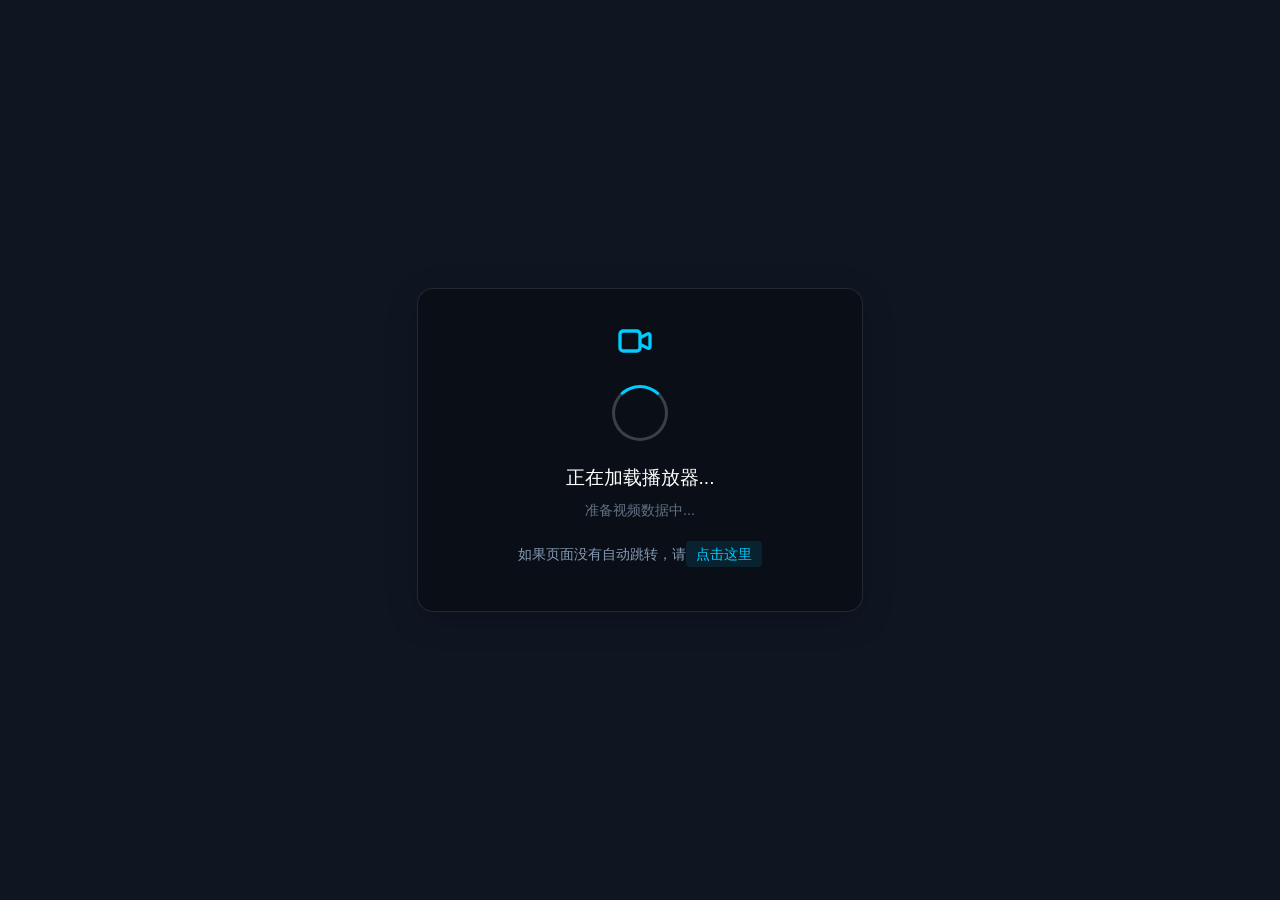
<file: watch.html>
<!DOCTYPE html>
<html lang="zh">
<head>
    <meta charset="UTF-8">
    <meta name="viewport" content="width=device-width, initial-scale=1.0">
    <meta http-equiv="refresh" content="3; url=player.html">
    <title>正在跳转到播放器...</title>
    <link rel="manifest" href="manifest.json">
    <link rel="stylesheet" href="css/watch.css">
    <script src="js/watch.js"></script>
</head>
<body>
    <div class="redirect-container">
        <div class="logo-container">
            <svg class="logo-icon" fill="none" stroke="currentColor" viewBox="0 0 24 24">
                <path stroke-linecap="round" stroke-linejoin="round" stroke-width="2" d="M15 10l4.553-2.276A1 1 0 0121 8.618v6.764a1 1 0 01-1.447.894L15 14M5 18h8a2 2 0 002-2V8a2 2 0 00-2-2H5a2 2 0 00-2 2v8a2 2 0 002 2z"></path>
            </svg>
            <h1 class="logo-text"></h1>
        </div>
        <div class="loading-animation"></div>
        <div class="redirect-message">正在加载播放器...</div>
        <div id="redirect-status">准备视频数据中，请稍候...</div>
        <p class="redirect-hint">如果页面没有自动跳转，请<a href="player.html" id="manual-redirect">点击这里</a></p>
    </div>
</body>
</html>
</file>
<file: css/styles.css>
/*
全局样式
包含多个页面共享的基础样式
对于特定页面的样式，请参考:
- index.css: 首页特定样式
- player.css: 播放器页面特定样式
- watch.css: 重定向页面特定样式
- modals.css: 模态框和提示框样式
*/

.close-btn {
    position: absolute;
    top: 12px;
    right: 12px;
    background: #222;
    border: 1px solid #333;
    border-radius: 8px;
    padding: 6px;
    color: white;
    display: flex;
    align-items: center;
    justify-content: center;
    cursor: pointer;
    transition: all 0.2s ease;
    z-index: 10;
}

.close-btn:hover {
    background: #333;
    border-color: #555;
}

.close-btn svg {
    width: 16px;
    height: 16px;
    stroke: currentColor;
}

:root {
    /* 赛博影视主题配色方案 - 柔和版 */
    --primary-color: #00ccff;       /* 霓虹蓝主色调 */
    --primary-light: #33d6ff;       /* 浅霓虹蓝变体 */
    --secondary-color: #0f1622;     /* 深蓝黑背景色 */
    --accent-color: #ff3c78;        /* 霓虹粉强调色 */
    --text-color: #e6f2ff;          /* 柔和的蓝白色文本 */
    --text-muted: #8599b2;          /* 淡蓝灰色次级文本 */
    --border-color: rgba(0, 204, 255, 0.15);
    --page-gradient-start: #0f1622; /* 深蓝黑起始色 */
    --page-gradient-end: #192231;   /* 深靛蓝结束色 */
    --card-gradient-start: #121b29; /* 卡片起始色 */
    --card-gradient-end: #1c2939;   /* 卡片结束色 */
    --card-accent: rgba(0, 204, 255, 0.12); /* 霓虹蓝卡片强调色 */
    --card-hover-border: rgba(0, 204, 255, 0.5); /* 悬停边框颜色 */
}

.page-bg {
    background: linear-gradient(180deg, var(--page-gradient-start), var(--page-gradient-end));
    min-height: 100vh;
    /* 柔和赛博点状背景 */
    background-image: 
        linear-gradient(180deg, var(--page-gradient-start), var(--page-gradient-end)),
        radial-gradient(circle at 25px 25px, rgba(0, 204, 255, 0.04) 2px, transparent 3px),
        radial-gradient(circle at 75px 75px, rgba(255, 60, 120, 0.02) 1px, transparent 2px),
        radial-gradient(circle at 50px 50px, rgba(150, 255, 250, 0.015) 1px, transparent 2px);
    background-blend-mode: normal;
    background-size: cover, 100px 100px, 50px 50px, 75px 75px;
}

button, .card-hover {
    transition: all 0.3s ease;
}

/* 改进卡片适应不同内容长度 */
.card-hover {
    border: 1px solid var(--border-color);
    background: linear-gradient(135deg, var(--card-gradient-start), var(--card-gradient-end));
    box-shadow: 0 4px 12px rgba(0, 0, 0, 0.5);
    position: relative;
    overflow: hidden;
    border-radius: 6px;
    display: flex;
    flex-direction: column;
    height: 100%;
}

/* 确保卡片内容区域高度一致性 */
.card-hover .flex-grow {
    min-height: unset; /* 移除最小高度限制，让内容自然流动 */
    display: flex;
    flex-direction: column;
}

/* 针对不同长度的标题优化显示 */
.card-hover h3 {
    min-height: unset;
    max-height: unset;
    display: -webkit-box;
    -webkit-box-orient: vertical;
    overflow: hidden;
    text-overflow: ellipsis;
    -webkit-line-clamp: 2;
    line-height: 1.2rem;
    word-break: break-word; /* 允许在任何字符间断行 */
    hyphens: auto; /* 允许断词 */
}

.card-hover::before {
    content: "";
    position: absolute;
    top: 0;
    left: -100%;
    width: 100%;
    height: 100%;
    background: linear-gradient(90deg, transparent, var(--card-accent), transparent);
    transition: left 0.6s ease;
}

.card-hover:hover {
    border-color: var(--card-hover-border);
    transform: translateY(-3px);
    box-shadow: 0 6px 12px rgba(0, 0, 0, 0.5);
}

.card-hover:hover::before {
    left: 100%;
}

.gradient-text {
    background: linear-gradient(to right, var(--primary-color), var(--accent-color));
    -webkit-background-clip: text;
    -webkit-text-fill-color: transparent;
}

/* 改进设置面板样式 */
.settings-panel {
    scrollbar-width: thin;
    scrollbar-color: #444 #222;
    transform: translateX(100%);
    transition: transform 0.3s ease;
    background: linear-gradient(135deg, var(--page-gradient-end), var(--page-gradient-start));
    border-left: 1px solid var(--primary-color);
}

.settings-panel.show {
    transform: translateX(0);
}

.settings-panel::-webkit-scrollbar {
    width: 6px;
}

.settings-panel::-webkit-scrollbar-track {
    background: transparent;
}

.settings-panel::-webkit-scrollbar-thumb {
    background-color: #444;
    border-radius: 4px;
}

.search-button {
    background: var(--primary-color);
    color: var(--text-color);
}

.search-button:hover {
    background: var(--primary-light);
}

::-webkit-scrollbar {
    width: 8px;
    height: 8px;
}

::-webkit-scrollbar-track {
    background: #111;
    border-radius: 4px;
}

::-webkit-scrollbar-thumb {
    background: #333;
    border-radius: 4px;
    transition: all 0.3s ease;
}

::-webkit-scrollbar-thumb:hover {
    background: #444;
}

* {
    scrollbar-width: thin;
    scrollbar-color: #333 #111;
}

.search-tag {
    background: linear-gradient(135deg, var(--card-gradient-start), var(--card-gradient-end));
    color: var(--text-color);
    padding: 0.5rem 1rem;
    border-radius: 0.5rem;
    font-size: 0.875rem;
    border: 1px solid var(--border-color);
    box-shadow: 0 2px 4px rgba(0, 0, 0, 0.2);
}

.search-tag:hover {
    background: linear-gradient(135deg, var(--card-gradient-end), var(--card-gradient-start));
    border-color: var(--primary-color);
}

.footer {
    width: 100%;
    transition: all 0.3s ease;
    margin-top: auto;
    background: linear-gradient(to bottom, transparent, var(--page-gradient-start));
    border-top: 1px solid var(--border-color);
}

.footer a:hover {
    text-decoration: underline;
}

body {
    display: flex;
    flex-direction: column;
    min-height: 100vh;
}

.container {
    flex: 1;
}

@media screen and (min-height: 800px) {
    body {
        display: flex;
        flex-direction: column;
        min-height: 100vh;
    }
    
    .container {
        flex: 1;
    }
    
    .footer {
        margin-top: auto;
    }
}

@media screen and (max-width: 640px) {
    .footer {
        padding-bottom: 2rem;
    }
}

/* 移动端布局优化 */
@media screen and (max-width: 768px) {
    .card-hover h3 {
        min-height: 2.5rem;
    }
    
    .card-hover .flex-grow {
        min-height: 80px;
    }
}

@keyframes fadeIn {
    from { opacity: 0; }
    to { opacity: 1; }
}

@keyframes fadeOut {
    from { opacity: 1; }
    to { opacity: 0; }
}

#modal.show {
    animation: fadeIn 0.3s forwards;
}

#modal.hide {
    animation: fadeOut 0.3s forwards;
}

#modal > div {
    background: linear-gradient(135deg, var(--card-gradient-start), var(--card-gradient-end));
    border: 1px solid var(--primary-color);
    box-shadow: 0 10px 30px rgba(0, 0, 0, 0.7), 0 0 15px rgba(0, 204, 255, 0.1);
    border-radius: 8px;
}

#episodesGrid button {
    background: rgba(0, 204, 255, 0.08);
    border: 1px solid rgba(0, 204, 255, 0.2);
    transition: all 0.2s ease;
}

#episodesGrid button:hover {
    background: rgba(0, 204, 255, 0.15);
    border-color: var(--primary-color);
    box-shadow: 0 0 8px rgba(0, 204, 255, 0.3);
}

#yellowFilterToggle:checked + .toggle-bg {
    background-color: var(--primary-color);
}

#yellowFilterToggle:checked ~ .toggle-dot {
    transform: translateX(1.5rem);
}

#yellowFilterToggle:focus + .toggle-bg,
#yellowFilterToggle:hover + .toggle-bg {
    box-shadow: 0 0 0 2px rgba(0, 204, 255, 0.3);
}

/* 添加广告过滤开关的CSS */
#adFilterToggle:checked + .toggle-bg {
    background-color: var(--primary-color);
}

#adFilterToggle:checked ~ .toggle-dot {
    transform: translateX(1.5rem);
}

#adFilterToggle:focus + .toggle-bg,
#adFilterToggle:hover + .toggle-bg {
    box-shadow: 0 0 0 2px rgba(0, 204, 255, 0.3);
}

.toggle-dot {
    transition: transform 0.3s ease-in-out;
    box-shadow: 0 2px 4px rgba(0,0,0,0.2);
}

.toggle-bg {
    transition: background-color 0.3s ease-in-out;
}

#yellowFilterToggle:checked ~ .toggle-dot {
    box-shadow: 0 2px 4px rgba(0, 204, 255, 0.3);
}

#adFilterToggle:checked ~ .toggle-dot {
    box-shadow: 0 2px 4px rgba(0, 204, 255, 0.3);
}

/* 添加API复选框样式 */
.form-checkbox {
    appearance: none;
    -webkit-appearance: none;
    -moz-appearance: none;
    height: 14px;
    width: 14px;
    background-color: #222;
    border: 1px solid #333;
    border-radius: 3px;
    cursor: pointer;
    position: relative;
    outline: none;
}

.form-checkbox:checked {
    background-color: var(--primary-color);
    border-color: var(--primary-color);
}

.form-checkbox:checked::after {
    content: '';
    position: absolute;
    left: 4px;
    top: 1px;
    width: 4px;
    height: 8px;
    border: solid white;
    border-width: 0 2px 2px 0;
    transform: rotate(45deg);
}

/* API滚动区域美化 */
#apiCheckboxes {
    scrollbar-width: thin;
    scrollbar-color: #444 #222;
}

#apiCheckboxes::-webkit-scrollbar {
    width: 6px;
}

#apiCheckboxes::-webkit-scrollbar-track {
    background: #222;
    border-radius: 4px;
}

#apiCheckboxes::-webkit-scrollbar-thumb {
    background-color: #444;
    border-radius: 4px;
}

/* 自定义API列表样式 */
#customApisList {
    scrollbar-width: thin;
    scrollbar-color: #444 #222;
}

#customApisList::-webkit-scrollbar {
    width: 6px;
}

#customApisList::-webkit-scrollbar-track {
    background: transparent;
}

#customApisList::-webkit-scrollbar-thumb {
    background-color: #444;
    border-radius: 4px;
}

/* 设置面板滚动样式 */
.settings-panel {
    scrollbar-width: thin;
    scrollbar-color: #444 #222;
}

.settings-panel::-webkit-scrollbar {
    width: 6px;
}

.settings-panel::-webkit-scrollbar-track {
    background: transparent;
}

.settings-panel::-webkit-scrollbar-thumb {
    background-color: #444;
    border-radius: 4px;
}

/* 添加自定义API表单动画 */
#addCustomApiForm {
    transition: all 0.3s ease;
    max-height: 0;
    opacity: 0;
    overflow: hidden;
}

#addCustomApiForm.hidden {
    max-height: 0;
    padding: 0;
    opacity: 0;
}

#addCustomApiForm:not(.hidden) {
    max-height: 230px;
    opacity: 1;
}

/* 成人内容API标记样式 */
.api-adult + label {
    color: #ff6b8b !important;
}

/* 添加警告图标和标签样式 */
.adult-warning {
    display: inline-flex;
    align-items: center;
    margin-left: 0.25rem;
    color: #ff6b8b;
}

.adult-warning svg {
    width: 12px;
    height: 12px;
    margin-right: 4px;
}

/* 过滤器禁用样式 */
.filter-disabled {
    opacity: 0.5;
    pointer-events: none;
    cursor: not-allowed;
}

/* API组标题样式 */
.api-group-title {
    grid-column: span 2;
    padding: 0.25rem 0;
    margin-top: 0.5rem;
    border-top: 1px solid #333;
    color: #8599b2;
    font-size: 0.75rem;
    text-transform: uppercase;
    letter-spacing: 0.05em;
}

.api-group-title.adult {
    color: #ff6b8b;
}

/* 过滤器禁用样式 - 改进版本 */
.filter-disabled {
    position: relative;
}

.filter-disabled::after {
    content: '';
    position: absolute;
    top: 0;
    left: 0;
    width: 100%;
    height: 100%;
    background-color: rgba(0,0,0,0.4);
    border-radius: 0.5rem;
    z-index: 5;
}

.filter-disabled > * {
    opacity: 0.7;
}

.filter-disabled .toggle-bg {
    background-color: #333 !important;
}

.filter-disabled .toggle-dot {
    transform: translateX(0) !important;
    background-color: #666 !important;
}

/* 改进过滤器禁用样式 */
.filter-disabled .filter-description {
    color: #ff6b8b !important;
    font-style: italic;
    font-weight: 500;
}

/* 修改过滤器禁用样式，确保文字清晰可见 */
.filter-disabled {
    position: relative;
}

.filter-disabled::after {
    content: '';
    position: absolute;
    top: 0;
    left: 0;
    width: 100%;
    height: 100%;
    background-color: rgba(0,0,0,0.3);
    border-radius: 0.5rem;
    z-index: 5;
}

.filter-disabled > * {
    opacity: 1; /* 提高子元素不透明度，保证可见性 */
    z-index: 6; /* 确保内容在遮罩上方 */
}

/* 改进过滤器禁用状态下的描述样式 */
.filter-disabled .filter-description {
    color: #ff7b9d !important; /* 更亮的粉色 */
    font-style: italic;
    font-weight: 500;
    text-shadow: 0 0 2px rgba(0,0,0,0.8); /* 添加文字阴影提高对比度 */
}

/* 开关的禁用样式 */
.filter-disabled .toggle-bg {
    background-color: #444 !important;
    opacity: 0.8;
}

.filter-disabled .toggle-dot {
    transform: translateX(0) ;
    background-color: #777 ;
    opacity: 0.9;
}

/* 警告提示样式改进 */
.filter-tooltip {
    background-color: rgba(255, 61, 87, 0.1);
    border: 1px solid rgba(255, 61, 87, 0.2);
    border-radius: 0.25rem;
    padding: 0.5rem;
    margin-top: 0.5rem;
    display: flex;
    align-items: center;
    font-size: 0.75rem;
    line-height: 1.25;
    position: relative;
    z-index: 10;
}

.filter-tooltip svg {
    flex-shrink: 0;
    width: 14px;
    height: 14px;
    margin-right: 0.35rem;
}

/* 编辑按钮样式 */
.custom-api-edit {
    color: #3b82f6;
    transition: color 0.2s ease;
}

.custom-api-edit:hover {
    color: #2563eb;
}

/* 自定义API条目样式改进 */
#customApisList .api-item {
    display: flex;
    align-items: center;
    justify-content: space-between;
    padding: 0.25rem 0.5rem;
    margin-bottom: 0.25rem;
    background-color: #222;
    border-radius: 0.25rem;
    transition: background-color 0.2s ease;
}

#customApisList .api-item:hover {
    background-color: #2a2a2a;
}

/* 成人内容标签样式 */
.adult-tag {
    display: inline-flex;
    align-items: center;
    color: #ff6b8b;
    font-size: 0.7rem;
    font-weight: 500;
    margin-right: 0.35rem;
}

/* 历史记录面板样式 */
.history-panel {
    box-shadow: 2px 0 10px rgba(0,0,0,0.5);
    transition: transform 0.3s ease-in-out;
    overflow-y: scroll; /* 始终显示滚动条，防止宽度变化 */
    overflow-x: hidden; /* 防止水平滚动 */
    width: 320px; /* 固定宽度 */
    box-sizing: border-box; /* 确保padding不影响总宽度 */
    scrollbar-gutter: stable; /* 现代浏览器：为滚动条预留空间 */
}

.history-panel.show {
    transform: translateX(0);
}

#historyList {
    padding-right: 6px; /* 为滚动条预留空间，确保内容不被挤压 */
}

/* 历史记录项样式优化 */
.history-item {
    background: #1a1a1a;
    border-radius: 6px; /* 减小圆角 */
    border: 1px solid #333;
    overflow: hidden;
    transition: all 0.2s ease;
    padding: 10px 14px;
    position: relative;
    margin-bottom: 8px; /* 减小底部间距 */
    width: 100%; /* 确保宽度一致 */
}

.history-item:hover {
    transform: translateY(-2px);
    border-color: #444;
    box-shadow: 0 4px 8px rgba(0,0,0,0.2);
}

/* 添加组悬停效果，使删除按钮在悬停时显示 */
.history-item .delete-btn {
    opacity: 0;
    transition: opacity 0.2s ease;
}

.history-item:hover .delete-btn {
    opacity: 1;
}

.history-info {
    padding: 0; /* 移除额外的内边距 */
    min-height: 70px;
}

.history-title {
    font-weight: 500;
    font-size: 0.95rem; /* 减小字体大小 */
    margin-bottom: 2px; /* 减小底部边距 */
    overflow: hidden;
    text-overflow: ellipsis;
    white-space: nowrap;
}

.history-meta {
    color: #bbb;
    font-size: 0.75rem; /* 减小字体大小 */
    display: flex;
    flex-wrap: wrap;
    margin-bottom: 1px; /* 减小边距 */
}

.history-episode {
    color: #3b82f6;
}

.history-source {
    color: #10b981;
}

.history-time {
    color: #888;
    font-size: 0.7rem; /* 减小字体大小 */
    margin-top: 1px; /* 减小顶部边距 */
}

.history-separator {
    color: #666;
}

.history-thumbnail {
    width: 100%;
    height: 90px;
    background-color: #222;
    overflow: hidden;
}

.history-thumbnail img {
    width: 100%;
    height: 100%;
    object-fit: cover;
}

.history-info {
    padding: 10px;
}

.history-time {
    color: #888;
    font-size: 0.8rem;
    margin-top: 4px;
}

.history-title {
    font-weight: 500;
    white-space: nowrap;
    overflow: hidden;
    text-overflow: ellipsis;
}

/* 添加播放进度条样式 */
.history-progress {
    margin: 5px 0;
}

.progress-bar {
    height: 3px;
    background-color: rgba(255, 255, 255, 0.1);
    border-radius: 2px;
    overflow: hidden;
    margin-bottom: 2px;
}

.progress-filled {
    height: 100%;
    background: linear-gradient(to right, #00ccff, #3b82f6);
    border-radius: 2px;
}

.progress-text {
    font-size: 10px;
    color: #888;
    text-align: right;
}

/* 添加恢复播放提示样式 */
.position-restore-hint {
    position: absolute;
    bottom: 60px;
    left: 50%;
    transform: translateX(-50%) translateY(20px);
    background-color: rgba(0, 0, 0, 0.7);
    color: white;
    padding: 8px 16px;
    border-radius: 4px;
    font-size: 14px;
    z-index: 100;
    opacity: 0;
    transition: all 0.3s ease;
}

.position-restore-hint.show {
    opacity: 1;
    transform: translateX(-50%) translateY(0);
}

/* 锁定控制时屏蔽交互 */
.player-container.controls-locked .dplayer-controller,
.player-container.controls-locked .dplayer-mask,
.player-container.controls-locked .dplayer-bar-wrap,
.player-container.controls-locked .dplayer-statusbar,
.player-container.controls-locked .shortcut-hint {
    opacity: 0 !important;
    pointer-events: none !important;
}
/* 保留锁按钮可见可点 */
.player-container.controls-locked #lockToggle {
    opacity: 1 !important;
    pointer-events: auto !important;
}

/* 播放器顶部header移动端优化 */
.player-header {
    gap: 0.5rem;
}
.custom-title-scroll {
    overflow-x: auto;
    white-space: nowrap;
    text-overflow: ellipsis;
    -webkit-overflow-scrolling: touch;
    scrollbar-width: none;
}
.custom-title-scroll::-webkit-scrollbar {
    display: none;
}
.logo-text {
    display: inline;
}
.home-btn-text {
    display: inline;
}
@media (max-width: 640px) {
    .logo-text {
        display: none;
    }
    .home-btn-text {
        display: none;
    }
    .logo-icon {
        margin-right: 0;
    }
    .home-btn svg {
        margin-right: 0;
    }
    .player-header {
        padding-left: 2px !important;
        padding-right: 2px !important;
    }
    .custom-title-scroll {
        font-size: 1rem;
    }
}

/* 搜索结果卡片优化：横向布局 */
.search-card-img-container {
    width: 100px;  /* 增加宽度，从80px到100px */
    height: 150px; /* 增加高度，从120px到150px */
    overflow: hidden;
    background-color: #191919;
}

/* 确保图片不会被拉伸，并且能够正确显示 */
.search-card-img-container img {
    width: 100%;
    height: 100%;
    object-fit: cover;
}

/* 针对搜索结果卡片修改网格布局以适应横向卡片 */
@media (max-width: 640px) {
    #results {
        grid-template-columns: repeat(1, minmax(0, 1fr)) !important;
    }
}

/* 响应式调整：在小屏幕上依然保持较好的视觉效果 */
@media (min-width: 641px) and (max-width: 768px) {
    #results {
        grid-template-columns: repeat(2, minmax(0, 1fr)) !important;
    }
}

/* 调整网格布局，减少每行卡片数量以适应更大尺寸的卡片 */
@media (min-width: 769px) and (max-width: 1024px) {
    #results {
        grid-template-columns: repeat(3, minmax(0, 1fr)) !important;
    }
}

@media (min-width: 1025px) {
    #results {
        grid-template-columns: repeat(4, minmax(0, 1fr)) !important;
    }
}

/* 优化卡片内元素间距 */
.card-hover .p-2 {
    padding: 0.75rem; /* 增加内边距 */
}

/* 增加卡片内字体大小 */
.card-hover h3 {
    font-size: 0.95rem; /* 增加标题字体大小 */
    line-height: 1.3rem;
    margin-bottom: 0.5rem;
}

.card-hover p {
    font-size: 0.8rem; /* 增加描述字体大小 */
}

/* 优化卡片内元素间距 */
.card-hover .p-2 {
    padding: 0.5rem;
}

/* 确保Toast显示在顶层并有适当的转换效果 */
#toast {
    z-index: 9999; /* 确保显示在最上层 */
    box-shadow: 0 4px 12px rgba(0, 0, 0, 0.3);
    min-width: 200px;
    text-align: center;
    pointer-events: none; /* 防止toast阻挡点击事件 */
    transform: translateX(-50%) translateY(0);
    transition: opacity 0.3s ease, transform 0.3s ease;
}

#toast.hidden {
    opacity: 0;
    transform: translateX(-50%) translateY(-100%);
}

/* 详情模态框样式优化 */
#modal .modal-detail-info {
    background: linear-gradient(135deg, #0a0a0a, #111);
    border: 1px solid #222;
    border-radius: 8px;
    padding: 1rem;
    margin-bottom: 1.5rem;
}

#modal .detail-grid {
    display: grid;
    grid-template-columns: 1fr;
    gap: 0.75rem;
    font-size: 0.875rem;
}

@media (min-width: 768px) {
    #modal .detail-grid {
        grid-template-columns: 1fr 1fr;
    }
}

#modal .detail-item {
    display: flex;
    flex-wrap: wrap;
    gap: 0.5rem;
}

#modal .detail-label {
    color: #9ca3af;
    font-weight: 500;
    min-width: 3rem;
    flex-shrink: 0;
}

#modal .detail-value {
    color: white;
    flex: 1;
    word-break: break-word;
}

#modal .detail-desc {
    margin-top: 1rem;
    padding-top: 1rem;
    border-top: 1px solid #333;
}

#modal .detail-desc-content {
    color: #d1d5db;
    font-size: 0.875rem;
    line-height: 1.6;
    max-height: 8rem;
    overflow-y: auto;
    scrollbar-width: thin;
    scrollbar-color: #444 #222;
}

#modal .detail-desc-content::-webkit-scrollbar {
    width: 6px;
}

#modal .detail-desc-content::-webkit-scrollbar-track {
    background: #222;
    border-radius: 4px;
}

#modal .detail-desc-content::-webkit-scrollbar-thumb {
    background-color: #444;
    border-radius: 4px;
}

/* 集数统计信息样式 */
#modal .episode-stats {
    color: #9ca3af;
    font-size: 0.875rem;
    display: flex;
    align-items: center;
    gap: 0.5rem;
}

/* 移动端优化 */
@media (max-width: 640px) {
    #modal .detail-grid {
        gap: 0.5rem;
        font-size: 0.8rem;
    }
    
    #modal .detail-label {
        min-width: 2.5rem;
    }
    
    #modal .detail-desc-content {
        max-height: 6rem;
        font-size: 0.8rem;
    }
}
</file>
<file: css/index.css>
/* 主页特定样式 */

/* 历史记录和设置按钮定位样式 */
.top-corner-button {
    position: fixed;
    z-index: 10;
    background: #222;
    border: 1px solid #333;
    border-radius: 0.5rem;
    padding: 0.375rem 0.75rem;
    transition: all 0.2s ease;
}

.top-corner-button:hover {
    background: #333;
    border-color: white;
}

/* 搜索区域样式 */
.search-box {
    height: 3.5rem;
    box-shadow: 0 0 15px rgba(0, 0, 0, 0.2);
    border-radius: 0.5rem;
    overflow: hidden;
    display: flex;
    align-items: stretch;
}

.search-button {
    width: 5rem;
    display: flex;
    align-items: center;
    justify-content: center;
    background: white;
    color: black;
    font-weight: 500;
    transition: background-color 0.2s;
}

.search-button:hover {
    background: #f0f0f0;
}

.search-input {
    flex: 1;
    background: #111;
    border-top: 1px solid #333;
    border-bottom: 1px solid #333;
    color: white;
    padding: 0 1.5rem;
    font-size: 1rem;
    outline: none;
    transition: background-color 0.2s;
}

.search-input:focus {
    background: #191919;
}

/* 最近搜索记录样式 */
.recent-search-tag {
    display: inline-block;
    padding: 0.25rem 0.75rem;
    margin: 0.25rem;
    background: rgba(59, 130, 246, 0.1);
    border: 1px solid rgba(59, 130, 246, 0.2);
    border-radius: 0.5rem;
    color: #e5e7eb;
    font-size: 0.875rem;
    transition: all 0.2s;
}

.recent-search-tag:hover {
    background: rgba(59, 130, 246, 0.2);
    border-color: rgba(59, 130, 246, 0.4);
}

/* 豆瓣区域样式 */
.douban-container {
    margin: 2rem auto;
    max-width: 1280px;
    padding: 0 0.5rem;
}

.douban-header {
    display: flex;
    align-items: center;
    justify-content: space-between;
    margin-bottom: 1rem;
}

.douban-toggle {
    display: flex;
    align-items: center;
    background: #222;
    border-radius: 9999px;
    padding: 0.25rem;
}

.douban-toggle-button {
    padding: 0.25rem 0.75rem;
    font-size: 0.875rem;
    border-radius: 9999px;
}

.douban-toggle-button.active {
    background: #db2777;
    color: white;
}

.douban-toggle-button:not(.active) {
    color: #9ca3af;
}

.douban-toggle-button:not(.active):hover {
    color: white;
}

.douban-refresh-button {
    font-size: 0.875rem;
    padding: 0.25rem 0.75rem;
    background: #db2777;
    color: white;
    border-radius: 0.5rem;
    display: flex;
    align-items: center;
    gap: 0.25rem;
}

.douban-refresh-button:hover {
    background: #be185d;
}

.douban-tags-container {
    overflow-x: auto;
    padding-bottom: 0.5rem;
}

.douban-tags {
    display: flex;
    gap: 0.5rem;
    min-width: max-content;
}

.douban-tag {
    padding: 0.25rem 0.75rem;
    background: rgba(219, 39, 119, 0.1);
    border: 1px solid rgba(219, 39, 119, 0.2);
    border-radius: 0.5rem;
    color: #f9a8d4;
    font-size: 0.875rem;
    transition: all 0.2s;
}

.douban-tag:hover {
    background: rgba(219, 39, 119, 0.2);
    border-color: rgba(219, 39, 119, 0.4);
}

.douban-tag.active {
    background: #db2777;
    border-color: #db2777;
    color: white;
}

/* 搜索结果样式 */
.search-results-container {
    width: 100%;
    max-width: 1280px;
    margin: 0 auto;
    padding: 0 0.5rem;
}

.search-result-stats {
    text-align: right;
    font-size: 0.875rem;
    color: #9ca3af;
    margin-bottom: 1rem;
}

/* 响应式网格布局 */
.search-results-grid {
    display: grid;
    gap: 1rem;
}

@media (max-width: 640px) {
    .search-results-grid {
        grid-template-columns: 1fr;
    }
}

@media (min-width: 641px) and (max-width: 768px) {
    .search-results-grid {
        grid-template-columns: repeat(2, 1fr);
    }
}

@media (min-width: 769px) and (max-width: 1024px) {
    .search-results-grid {
        grid-template-columns: repeat(3, 1fr);
    }
}

@media (min-width: 1025px) {
    .search-results-grid {
        grid-template-columns: repeat(4, 1fr);
    }
}
</file>
<file: css/player.css>
body, html {
    margin: 0;
    padding: 0;
    width: 100%;
    height: 100%;
    background-color: #0f1622;
    color: white;
    padding-top: 37px;
}

/* Critical header and navigation styles */
.player-header {
    position: relative;
    z-index: 2147483647 !important;
    pointer-events: auto !important;
}

.player-header-fixed {
    position: fixed !important;
    top: 0;
    left: 0;
    width: 100vw;
    z-index: 9000 !important;
    pointer-events: auto !important;
    background: #111;
}

#homeButton { 
    pointer-events: auto !important; 
}

.home-button {
    background: none !important;
    border: none !important;
    padding: 0 !important;
}

/* Critical loading styles to prevent FOUC */
.player-placeholder {
    width: 100% !important;
    height: auto !important;
    aspect-ratio: 16/9 !important;
    background-color: #1f2937 !important;
    position: relative !important;
    display: block !important;
    border-radius: 8px !important;
    overflow: hidden !important;
}

.player-loading-container {
    width: 100% !important;
    height: 0 !important;
    padding-bottom: 56.25% !important;
    position: relative !important;
    background-color: #1f2937 !important;
    border-radius: 8px !important;
    overflow: hidden !important;
    display: block !important;
}

.player-loading-overlay {
    position: absolute !important;
    top: 0 !important;
    left: 0 !important;
    width: 100% !important;
    height: 100% !important;
    display: flex !important;
    flex-direction: column !important;
    align-items: center !important;
    justify-content: center !important;
    background-color: rgba(17, 24, 39, 0.7) !important;
}

.player-loading-spinner {
    width: 48px !important;
    height: 48px !important;
    border: 4px solid rgba(255, 255, 255, 0.1) !important;
    border-radius: 50% !important;
    border-top-color: #f97316 !important;
    position: relative !important;
    margin-bottom: 16px !important;
    animation: spin 1s linear infinite !important;
}

/* Critical styles for loading text */
.player-loading-text,
.player-loading-overlay div:nth-child(2),
div.player-loading-text {
    display: block !important;
    visibility: visible !important;
    opacity: 1 !important;
    color: #f9fafb !important;
    font-size: 16px !important;
    font-weight: 500 !important;
    margin-bottom: 8px !important;
    text-align: center !important;
    font-family: system-ui, -apple-system, sans-serif !important;
    line-height: 1.4 !important;
    text-shadow: 0 1px 2px rgba(0, 0, 0, 0.1) !important;
    pointer-events: none !important;
    z-index: 100 !important;
    background: transparent !important;
    max-width: 90% !important;
}

@keyframes player-spinner-rotate {
    to { transform: rotate(360deg); }
}

@keyframes spin {
    0% { transform: rotate(0deg); }
    100% { transform: rotate(360deg); }
}

/* ArtPlayer specific styles */
.art-video-player, .art-video-player video {
    width: 100% !important;
    height: 100% !important;
    min-height: 150px !important;
    max-height: 100vh !important;
    background: #000 !important;
    object-fit: contain !important;
    display: block !important;
}

/* Fix for Chrome-specific issues */
@media screen and (-webkit-min-device-pixel-ratio: 0) {
    .art-video-player video {
        transform: translateZ(0) !important;
        will-change: transform !important;
    }

    /* Force visibility of video element */
    .art-video-player.art-playing video {
        visibility: visible !important;
        opacity: 1 !important;
    }
}

.player-container {
    width: 100%;
    max-width: 1000px;
    margin: 0 auto;
}

#player {
    width: 100%;
    height: 60vh; /* 视频播放器高度 */
}

.loading-container {
    position: absolute;
    top: 0;
    left: 0;
    right: 0;
    bottom: 0;
    display: flex;
    align-items: center;
    justify-content: center;
    background-color: rgba(0, 0, 0, 0.7);
    color: white;
    z-index: 100;
    flex-direction: column;
}

.loading-spinner {
    width: 50px;
    height: 50px;
    border: 4px solid rgba(255, 255, 255, 0.3);
    border-radius: 50%;
    border-top-color: white;
    animation: spin 1s ease-in-out infinite;
    margin-bottom: 10px;
}

.error-container {
    position: absolute;
    top: 0;
    left: 0;
    right: 0;
    bottom: 0;
    display: none;
    align-items: center;
    justify-content: center;
    background-color: rgba(0, 0, 0, 0.7);
    color: white;
    z-index: 100;
    flex-direction: column;
    text-align: center;
    padding: 1rem;
}

.error-icon {
    font-size: 48px;
    margin-bottom: 10px;
}

.error-message-sub {
    margin-top: 10px;
    font-size: 14px;
    color: #aaa;
}

.episode-active {
    background-color: #3b82f6 !important;
    border-color: #60a5fa !important;
}

.episode-grid {
    max-height: 30vh;
    overflow-y: auto;
}

/* 恢复播放位置提示样式 */
.position-restore-hint {
    position: fixed;
    bottom: 20px;
    left: 50%;
    transform: translateX(-50%) translateY(100%);
    background-color: rgba(0, 0, 0, 0.8);
    color: white;
    padding: 10px 20px;
    border-radius: 4px;
    z-index: 1000;
    transition: transform 0.3s ease;
    font-size: 14px;
}

.position-restore-hint.show {
    transform: translateX(-50%) translateY(0);
}

.hint-content {
    display: flex;
    align-items: center;
    justify-content: center;
}

.switch {
    position: relative;
    display: inline-block;
    width: 46px;
    height: 24px;
}

.switch input {
    opacity: 0;
    width: 0;
    height: 0;
}

.slider {
    position: absolute;
    cursor: pointer;
    top: 0;
    left: 0;
    right: 0;
    bottom: 0;
    background-color: #333;
    transition: .4s;
    border-radius: 24px;
}

.slider:before {
    position: absolute;
    content: "";
    height: 18px;
    width: 18px;
    left: 3px;
    bottom: 3px;
    background-color: white;
    transition: .4s;
    border-radius: 50%;
}

input:checked + .slider {
    background-color: #00ccff;
}

input:checked + .slider:before {
    transform: translateX(22px);
}

/* 添加快捷键提示样式 */
.shortcut-hint {
    position: fixed;
    top: 50%;
    left: 50%;
    transform: translate(-50%, -50%);
    background-color: rgba(0, 0, 0, 0.8);
    color: white;
    padding: 1rem 2rem;
    border-radius: 0.5rem;
    font-size: 1.5rem;
    display: flex;
    align-items: center;
    gap: 0.5rem;
    z-index: 1000;
    opacity: 0;
    transition: opacity 0.3s ease;
}

.shortcut-hint.show {
    opacity: 1;
}

/* 原生全屏时，播放器容器铺满 */
.player-container:-webkit-full-screen,
.player-container:fullscreen {
    position: fixed;
    top: 0; left: 0;
    width: 100vw; height: 100vh;
    z-index: 10000;
    background-color: #000;
}

.player-container:-webkit-full-screen #player,
.player-container:fullscreen #player {
    width: 100%; height: 100%;
}

/* 资源信息卡片区 */
#resourceInfoBarContainer {
    align-items: center;
    border-radius: 0.5rem;
    box-shadow: 0 2px 8px rgba(0, 0, 0, 0.2);
}

.resource-info-bar-left {
    align-items: center;
    font-size: 1.1rem;
    font-weight: bold;
    color: #fff;
    flex: 1;
}

.resource-info-bar-videos {
    font-size: 1rem;
    font-weight: normal;
    margin-left: 10px;
    color: #ccc;
}

.resource-switch-btn {
    align-items: center;
    background: none;
    border: none;
    color: #a67c2d;
    font-weight: bold;
    font-size: 1rem;
    cursor: pointer;
    gap: 6px;
    padding: 6px 12px;
    border-radius: 0.5rem;
    transition: background 0.2s;
}

.resource-switch-btn:hover {
    background: #f5e9d7;
}

.resource-switch-btn:active {
    background: #f5e9d7;
}

.resource-switch-icon {
    width: 20px;
    height: 20px;
    margin-right: 0;
    color: #a67c2d;
    vertical-align: middle;
    transition: transform 0.3s;
}

/* 新增：移动端响应式样式 */
@media (max-width: 640px) {
    .episode-grid {
        max-height: 40vh; /* 移动端增加集数列表高度 */
    }

    /* 改进移动端按钮显示 */
    button {
        white-space: nowrap;
    }

    /* 控制栏在小屏幕上可能需要换行 */
    .player-container .flex-wrap {
        margin-bottom: 4px;
    }
}

/* 隐藏用户名输入框 */
#username {
    display: none !important;
}
</file>
<file: css/watch.css>
/* 添加重定向页面的基本样式 */
body {
    font-family: 'Segoe UI', Tahoma, Geneva, Verdana, sans-serif;
    background-color: #0f1622;
    color: white;
    margin: 0;
    padding: 0;
    height: 100vh;
    display: flex;
    align-items: center;
    justify-content: center;
}

.redirect-container {
    text-align: center;
    max-width: 90%;
    width: 380px;
    padding: 2rem;
    background-color: rgba(0, 0, 0, 0.3);
    border-radius: 16px;
    backdrop-filter: blur(10px);
    -webkit-backdrop-filter: blur(10px);
    box-shadow: 0 8px 32px rgba(0, 0, 0, 0.2);
    border: 1px solid rgba(255, 255, 255, 0.1);
}

.logo-container {
    display: flex;
    align-items: center;
    justify-content: center;
    margin-bottom: 1.5rem;
}

.logo-icon {
    width: 40px;
    height: 40px;
    color: #00ccff;
    margin-right: 10px;
}

.logo-text {
    font-size: 2rem;
    margin: 0;
    background: linear-gradient(to right, #00ccff, #ff3c78);
    -webkit-background-clip: text;
    -webkit-text-fill-color: transparent;
    background-clip: text;
}

.loading-animation {
    display: inline-block;
    width: 50px;
    height: 50px;
    border: 3px solid rgba(255, 255, 255, 0.2);
    border-radius: 50%;
    border-top-color: #00ccff;
    animation: spin 1s linear infinite;
    margin-bottom: 20px;
}

@keyframes spin {
    to { transform: rotate(360deg); }
}

.redirect-message {
    font-size: 1.2rem;
    margin-bottom: 10px;
    font-weight: 500;
}

#redirect-status {
    font-size: 0.9rem;
    color: #8599b2;
    margin-bottom: 1.5rem;
    height: 20px;
}

.redirect-hint {
    font-size: 0.9rem;
    color: #8599b2;
    margin-top: 20px;
}

.redirect-hint a {
    color: #00ccff;
    text-decoration: none;
    font-weight: 500;
    transition: all 0.2s ease;
    padding: 5px 10px;
    border-radius: 4px;
    background-color: rgba(0, 204, 255, 0.1);
}

.redirect-hint a:hover {
    background-color: rgba(0, 204, 255, 0.2);
    text-decoration: underline;
}

/* 移动端优化 */
@media (max-width: 480px) {
    .redirect-container {
        padding: 1.5rem;
        width: 85%;
    }

    .logo-icon {
        width: 30px;
        height: 30px;
    }

    .logo-text {
        font-size: 1.7rem;
    }

    .loading-animation {
        width: 40px;
        height: 40px;
        margin-bottom: 15px;
    }

    .redirect-message {
        font-size: 1rem;
    }

    #redirect-status {
        font-size: 0.8rem;
    }
}
</file>
